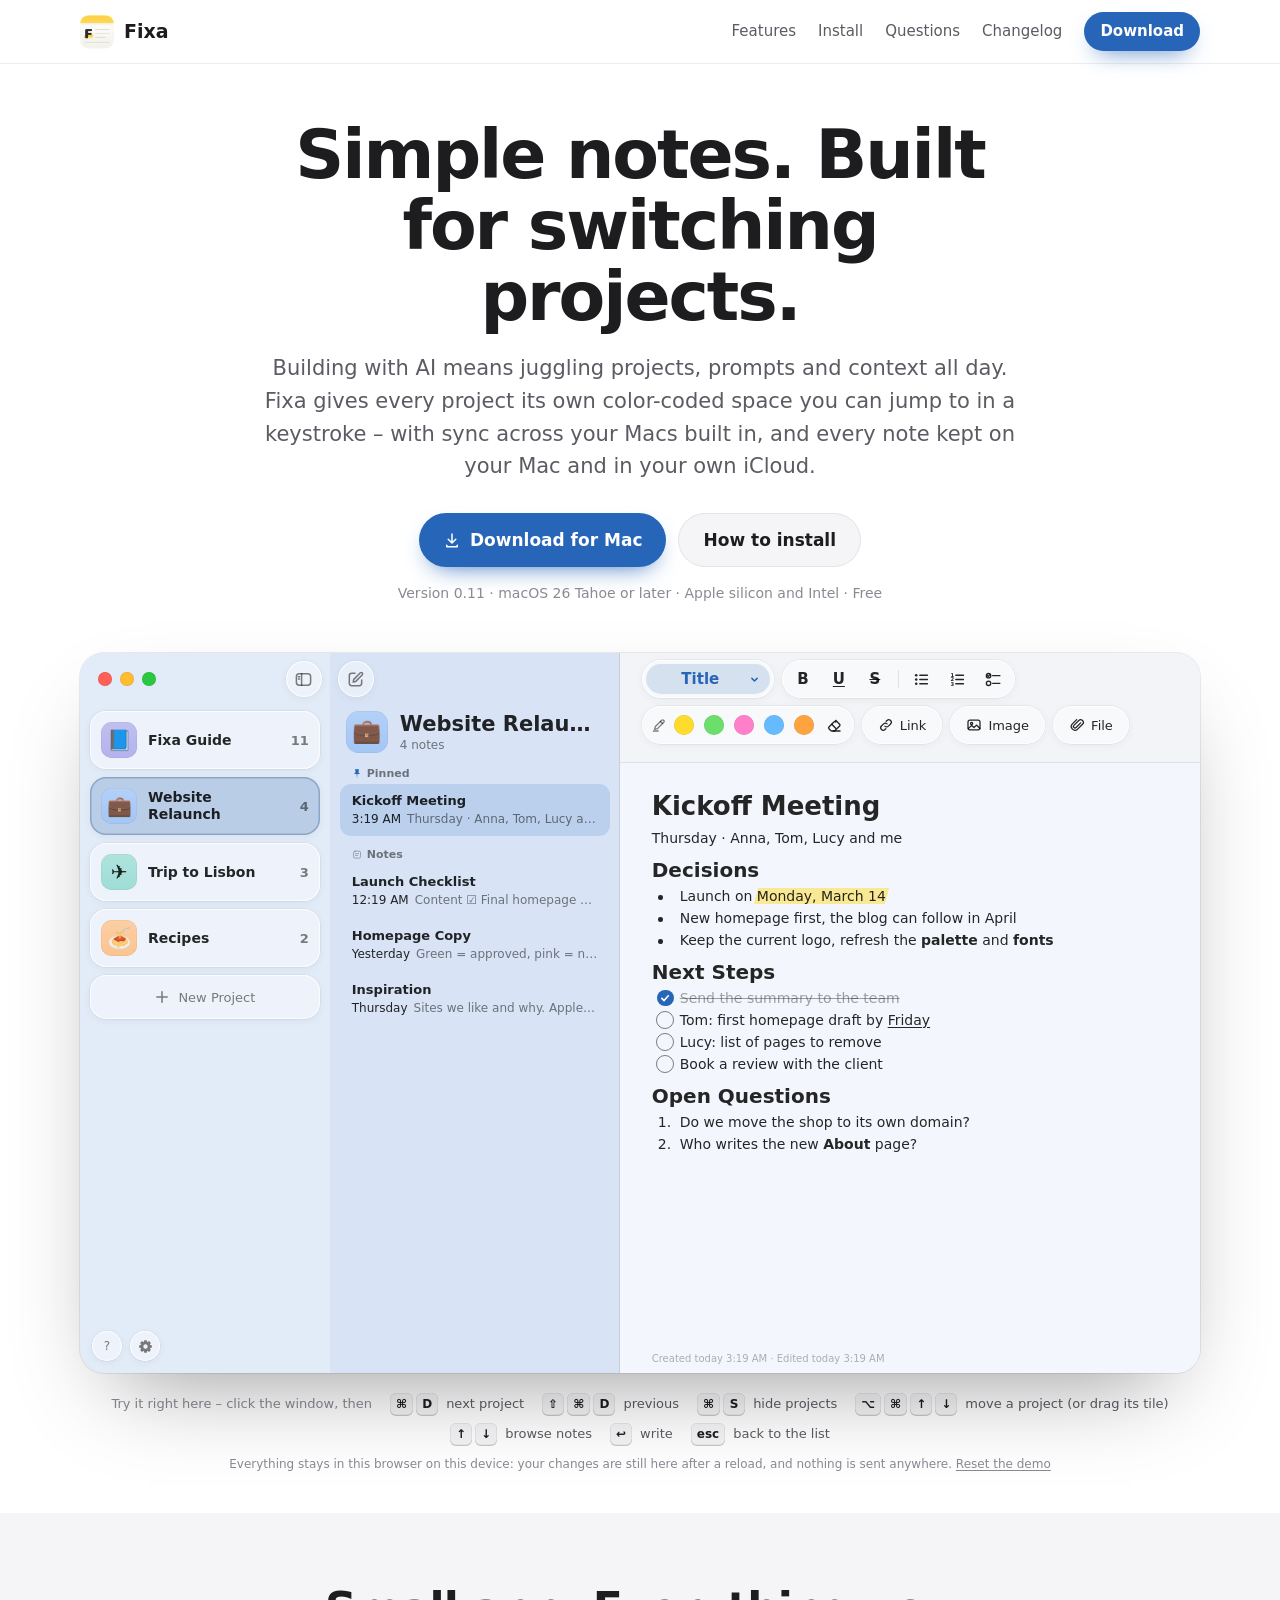
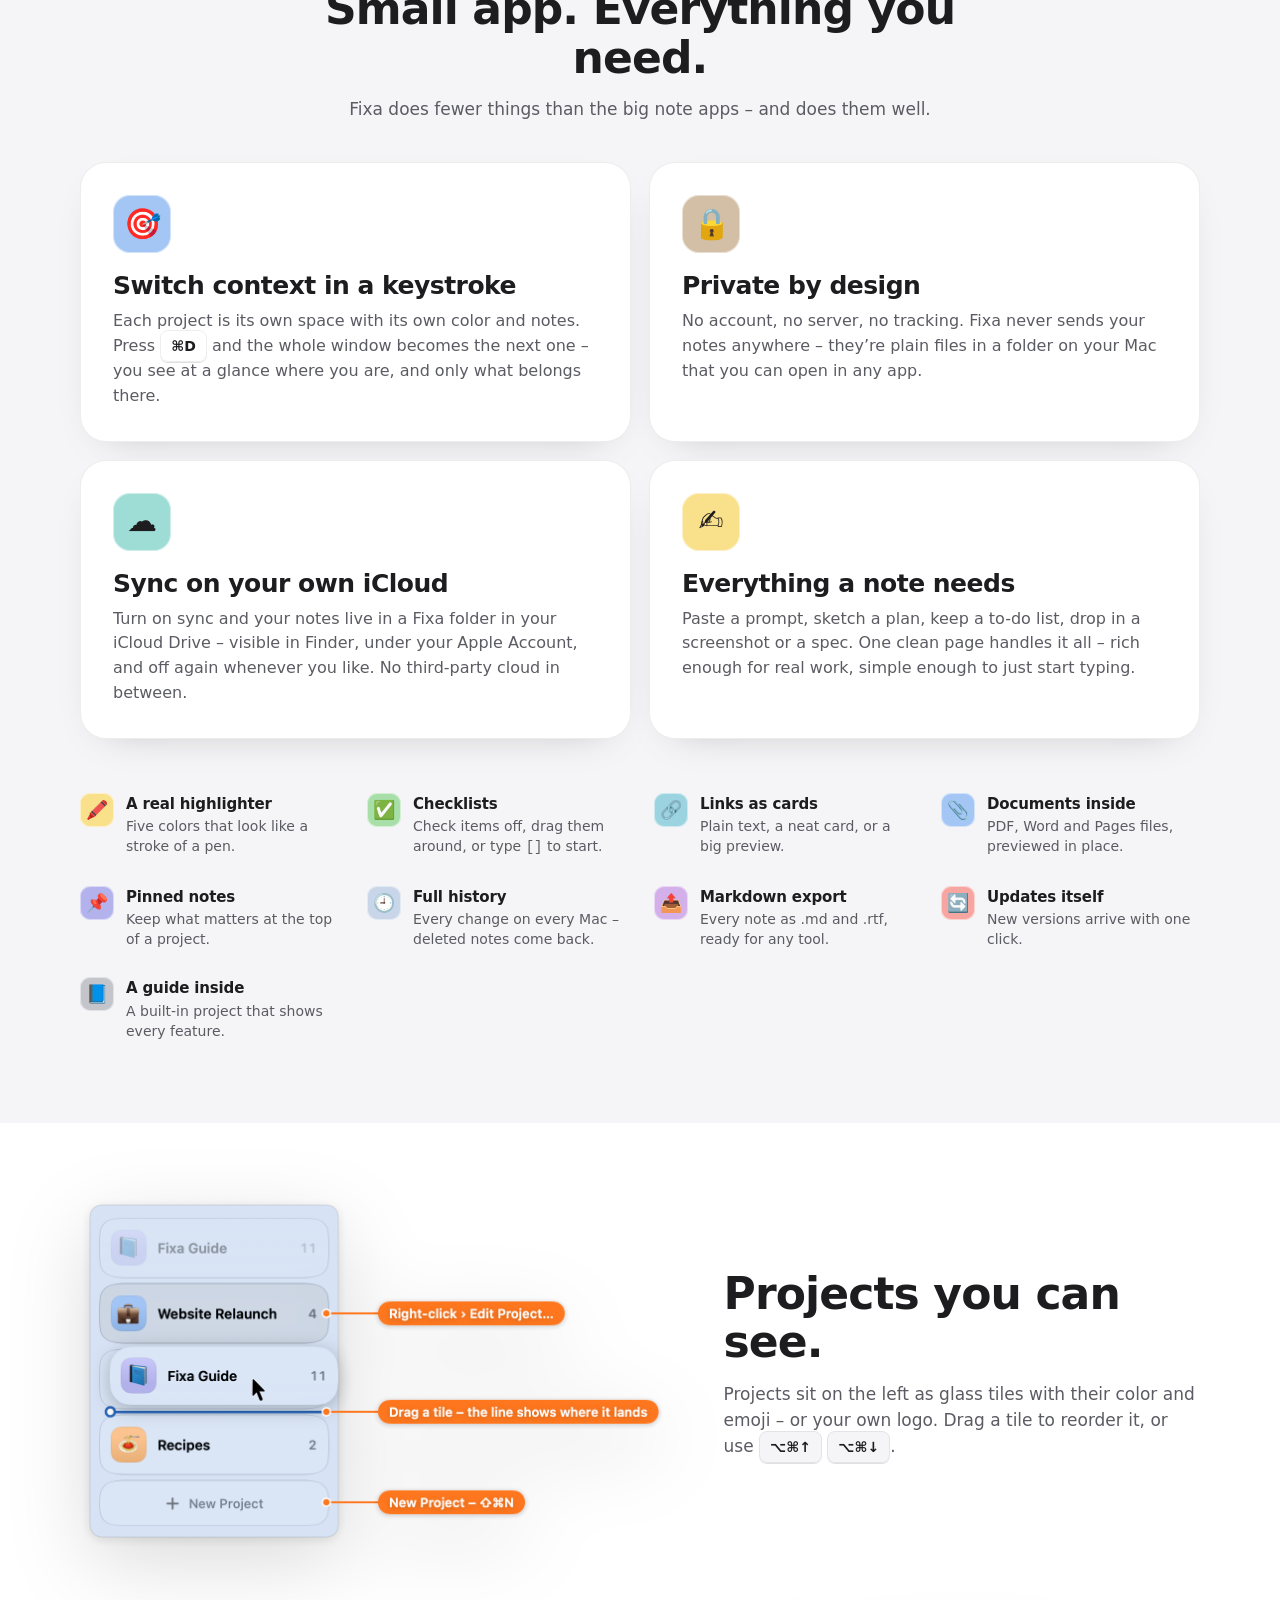
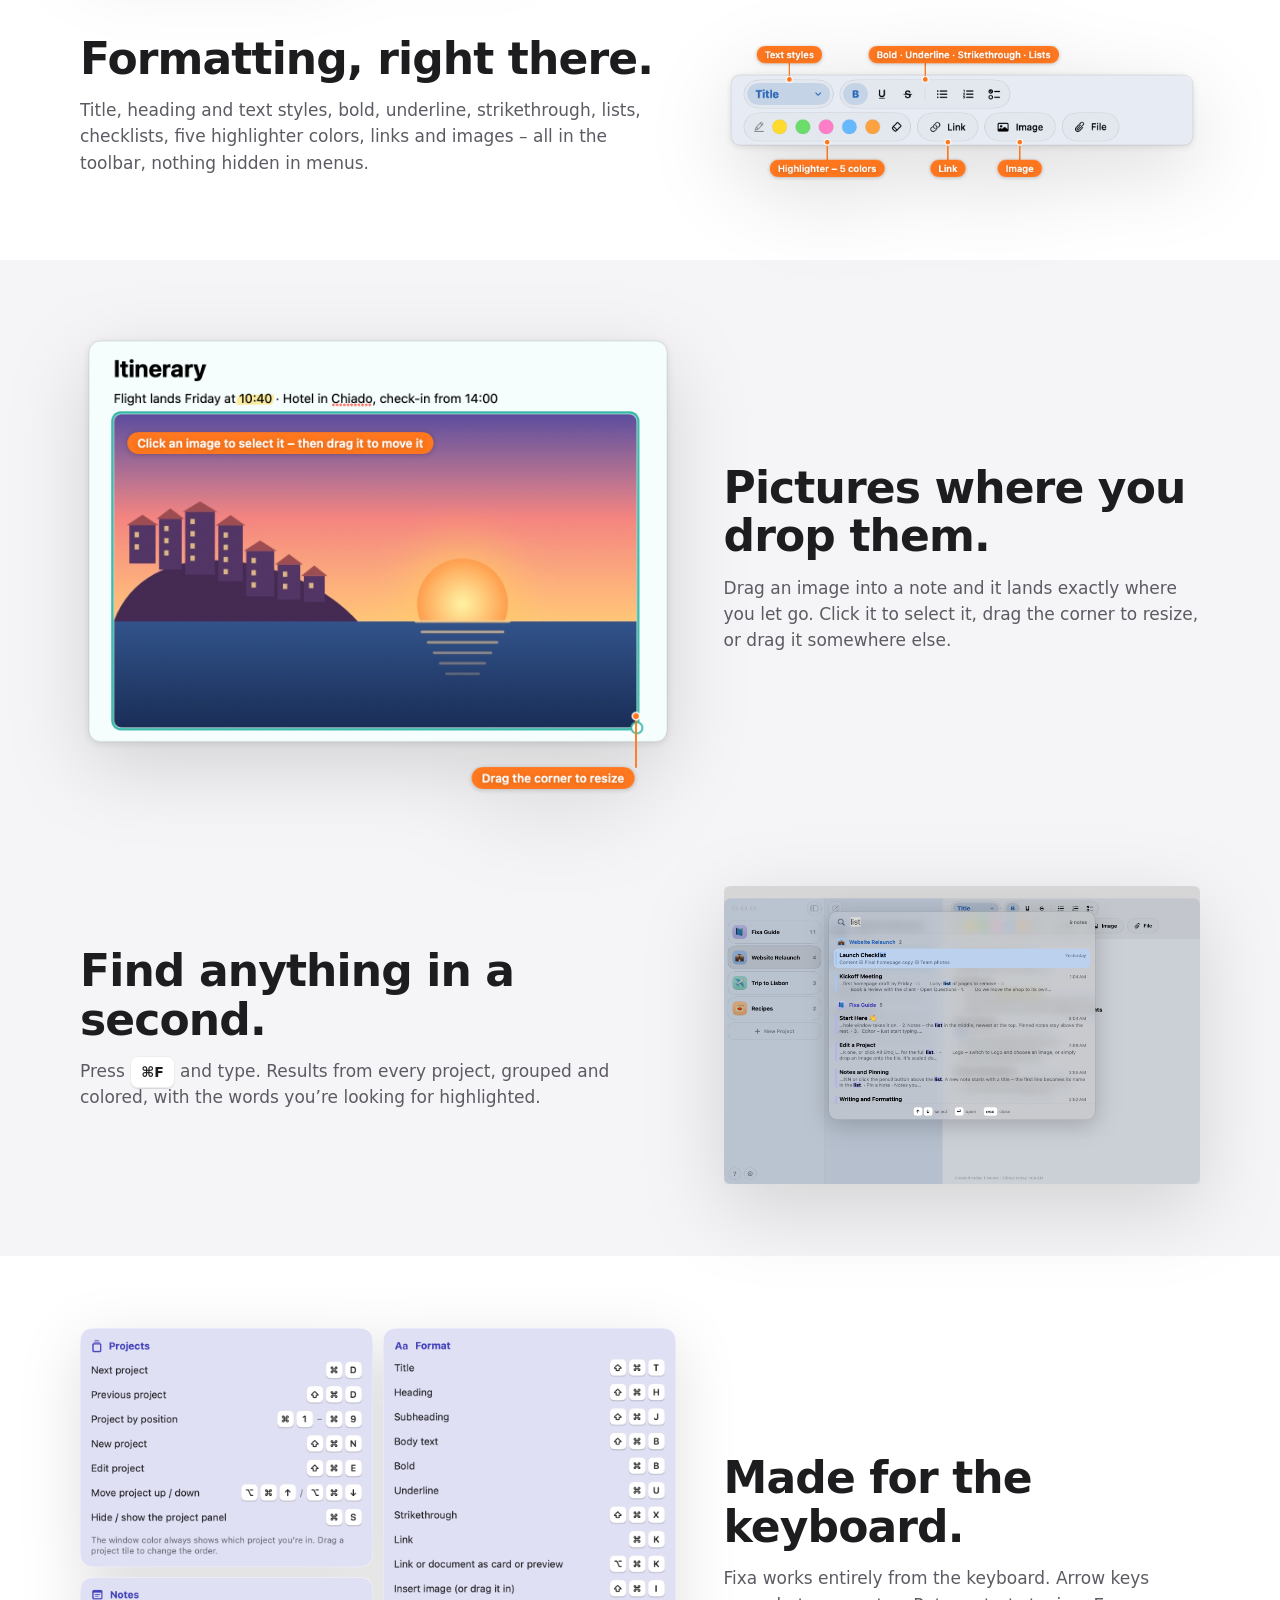
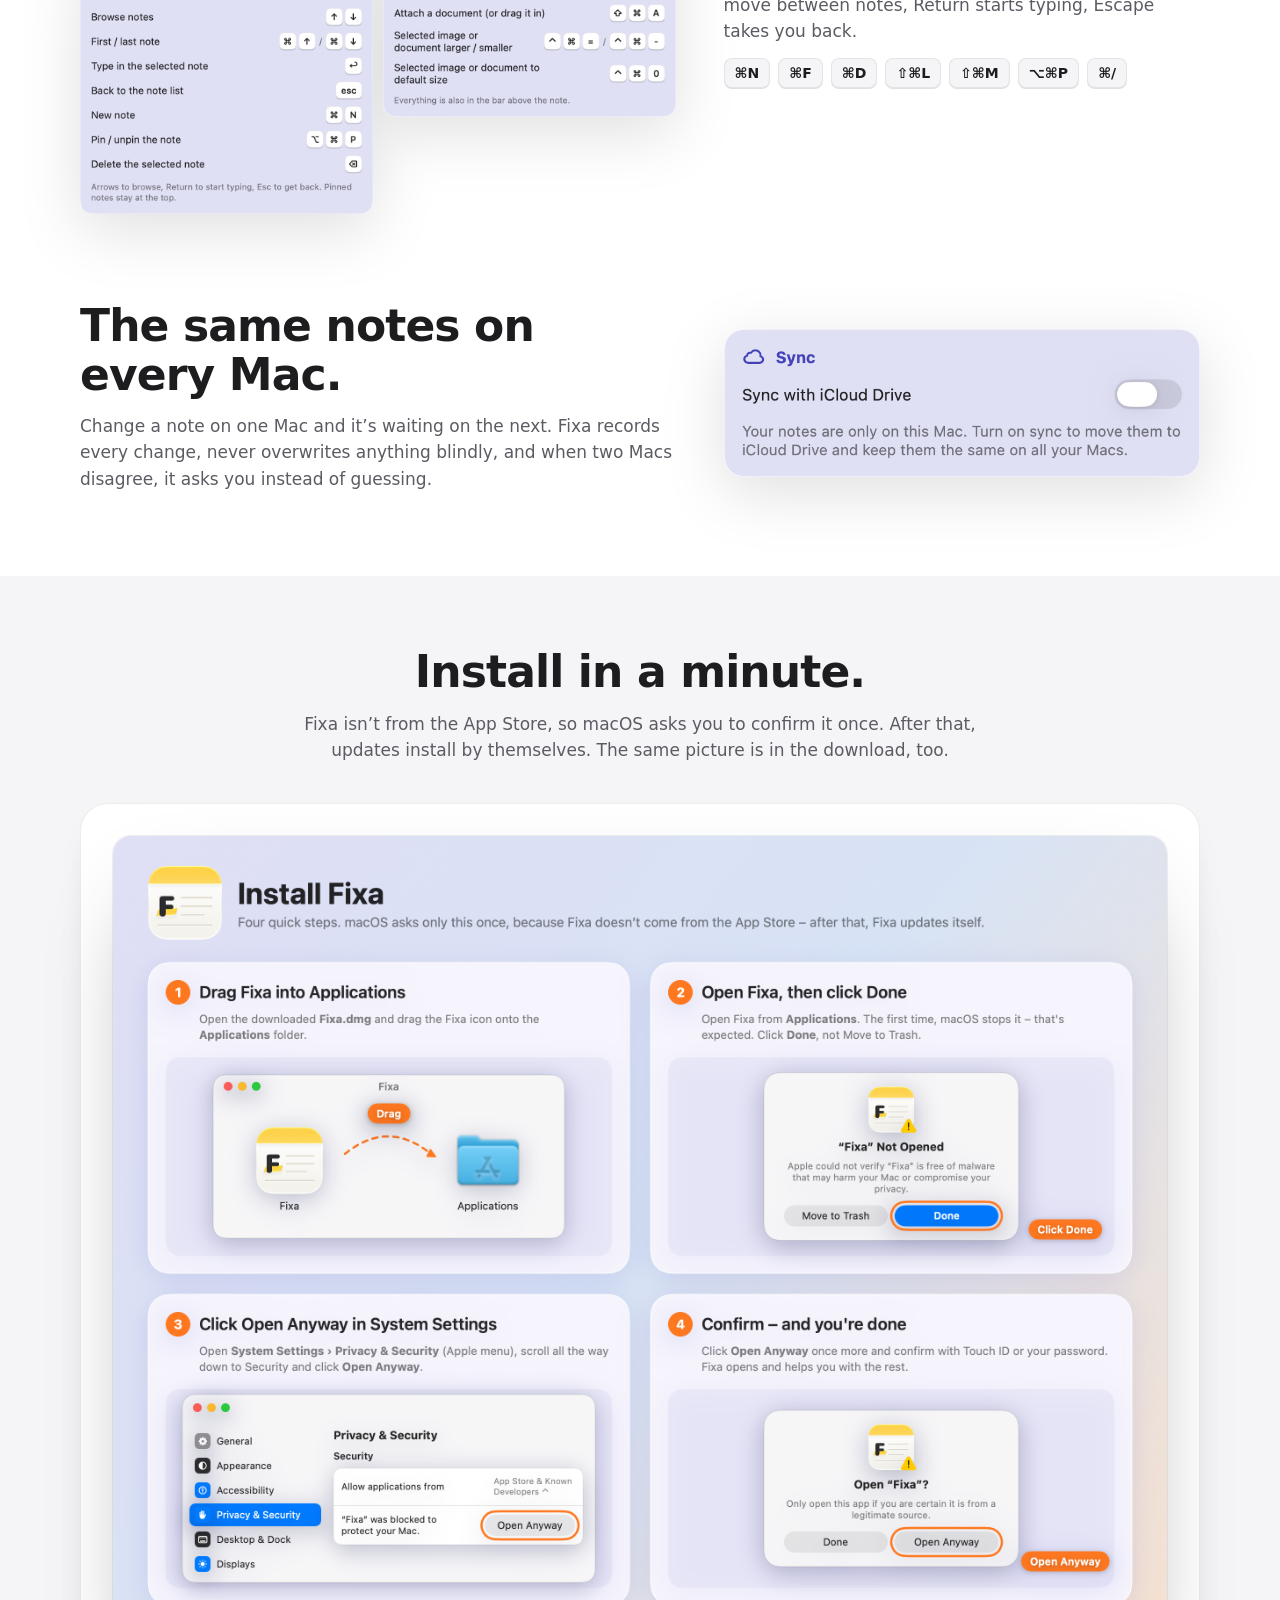
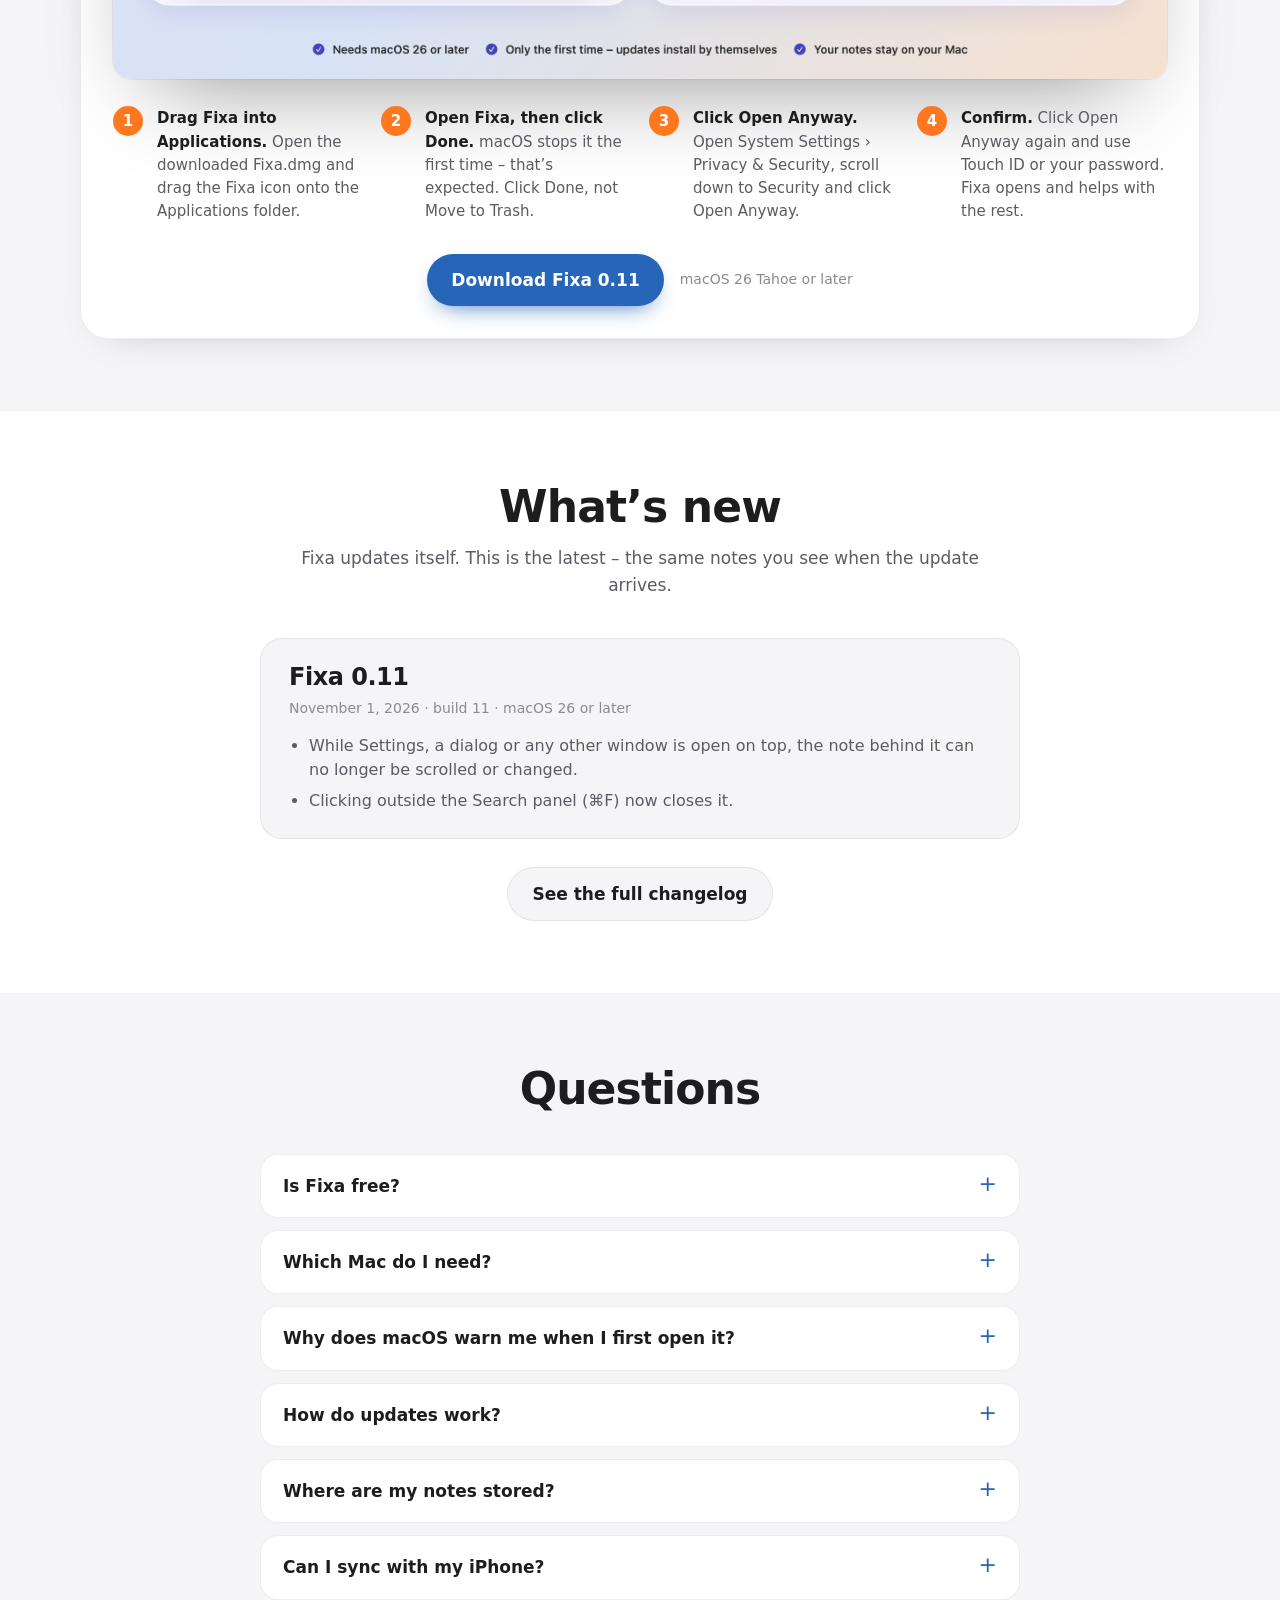
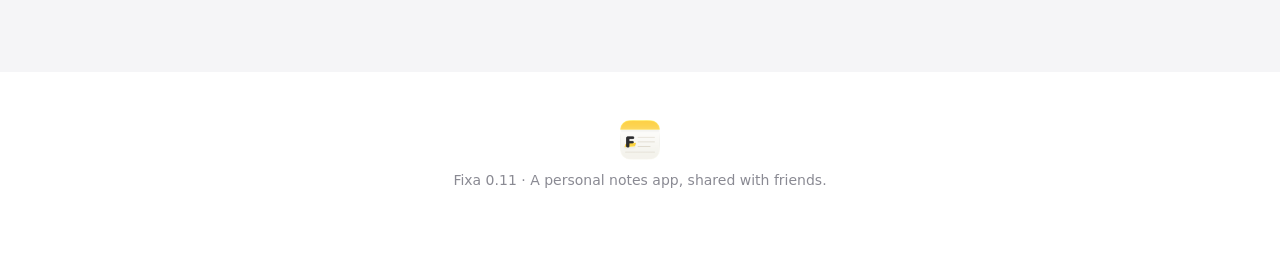
<file: index.html>
<!doctype html>
<html lang="en" data-project="blue">
<head>
    <meta charset="utf-8">
    <meta name="viewport" content="width=device-width, initial-scale=1">
    <title>Fixa – Simple Notes, Built for Switching Projects</title>
    <meta name="description" content="Simple notes for the Mac, built for switching projects in a keystroke. Made for working with AI across many contexts – with sync through your own iCloud and nothing sent anywhere else.">
    <meta name="theme-color" content="#FFFFFF" media="(prefers-color-scheme: light)">
    <meta name="theme-color" content="#111113" media="(prefers-color-scheme: dark)">
    <meta property="og:title" content="Fixa – Simple Notes, Built for Switching Projects">
    <meta property="og:description" content="Simple notes for the Mac, built for switching projects in a keystroke. Sync through your own iCloud, nothing sent anywhere else.">
    <meta property="og:image" content="https://fixa-notes-app.github.io/images/window.png">
    <meta property="og:url" content="https://fixa-notes-app.github.io/">
    <meta property="og:type" content="website">
    <meta name="twitter:card" content="summary_large_image">
    <link rel="icon" type="image/png" href="images/icon.png">
    <link rel="apple-touch-icon" href="images/icon.png">
    <link rel="stylesheet" href="style.css">
    <link rel="stylesheet" href="demo.css">
</head>
<body>
<header class="bar">
    <div class="wrap">
        <a class="brand" href="#top"><img src="images/icon.png" alt=""> Fixa</a>
        <nav>
            <a href="#features">Features</a>
            <a href="#install">Install</a>
            <a href="#faq">Questions</a>
            <a href="changelog.html">Changelog</a>
            <a class="button small" href="https://github.com/fixa-notes-app/fixa-notes-app.github.io/releases/latest/download/Fixa.dmg">Download</a>
        </nav>
    </div>
</header>

<main id="top">
    <section class="hero" data-project="blue">
        <div class="wrap">
            <h1>Simple notes. Built for switching projects.</h1>
            <p class="lead">Building with AI means juggling projects, prompts and context all day. Fixa gives every project its own color-coded space you can jump to in a keystroke – with sync across your Macs built in, and every note kept on your Mac and in your own iCloud.</p>
            <div class="actions">
                <a class="button" href="https://github.com/fixa-notes-app/fixa-notes-app.github.io/releases/latest/download/Fixa.dmg">
                    <svg width="18" height="18" viewBox="0 0 24 24" aria-hidden="true"><path fill="currentColor" d="M12 3a1 1 0 0 1 1 1v9.59l3.3-3.3a1 1 0 1 1 1.4 1.42l-5 5a1 1 0 0 1-1.4 0l-5-5a1 1 0 1 1 1.4-1.42l3.3 3.3V4a1 1 0 0 1 1-1Zm-7 15a1 1 0 0 1 1 1v1h12v-1a1 1 0 1 1 2 0v2a1 1 0 0 1-1 1H5a1 1 0 0 1-1-1v-2a1 1 0 0 1 1-1Z"/></svg>
                    Download for Mac
                </a>
                <a class="button glass" href="#install">How to install</a>
            </div>
            <p class="meta">Version 0.11 · macOS 26 Tahoe or later · Apple silicon and Intel · Free</p>
            <!-- Živé okno Fixy (demo.js); bez JavaScriptu snímek okna. -->
            <div class="fx" id="fixa-demo" aria-label="Try Fixa right here">
                <noscript><img class="shot" src="images/window.png" width="2360" height="1480" alt="Fixa window: projects on the left, notes in the middle, the editor on the right"></noscript>
            </div>
            <div class="fx-keys">
                <span class="lead-in">Try it right here – click the window, then</span>
                <span><kbd>⌘</kbd><kbd>D</kbd><b>next project</b></span>
                <span><kbd>⇧</kbd><kbd>⌘</kbd><kbd>D</kbd><b>previous</b></span>
                <span><kbd>⌘</kbd><kbd>S</kbd><b>hide projects</b></span>
                <span><kbd>⌥</kbd><kbd>⌘</kbd><kbd>↑</kbd><kbd>↓</kbd><b>move a project (or drag its tile)</b></span>
                <span><kbd>↑</kbd><kbd>↓</kbd><b>browse notes</b></span>
                <span><kbd>↩</kbd><b>write</b></span>
                <span><kbd>esc</kbd><b>back to the list</b></span>
                <span class="fx-touch">Try it right here – tap a project, open a note and write.</span>
            </div>
            <p class="fx-hint">Everything stays in this browser on this device: your changes are still here after a reload, and nothing is sent anywhere. <button type="button" id="fixa-demo-reset">Reset the demo</button></p>
        </div>
    </section>

    <section id="features" data-project="blue">
        <div class="wrap">
            <div class="section-head">
                <h2>Small app. Everything you need.</h2>
                <p>Fixa does fewer things than the big note apps – and does them well.</p>
            </div>
            <div class="features-main">
                <article class="feature" style="--tile: #A3C6F5">
                    <div class="badge">🎯</div>
                    <h3>Switch context in a keystroke</h3>
                    <p>Each project is its own space with its own color and notes. Press <kbd>⌘D</kbd> and the whole window becomes the next one – you see at a glance where you are, and only what belongs there.</p>
                </article>
                <article class="feature" style="--tile: #D2BFA6">
                    <div class="badge">🔒</div>
                    <h3>Private by design</h3>
                    <p>No account, no server, no tracking. Fixa never sends your notes anywhere – they’re plain files in a folder on your Mac that you can open in any app.</p>
                </article>
                <article class="feature" style="--tile: #9EDDD6">
                    <div class="badge">☁️</div>
                    <h3>Sync on your own iCloud</h3>
                    <p>Turn on sync and your notes live in a Fixa folder in your iCloud Drive – visible in Finder, under your Apple Account, and off again whenever you like. No third-party cloud in between.</p>
                </article>
                <article class="feature" style="--tile: #F9E08B">
                    <div class="badge">✍️</div>
                    <h3>Everything a note needs</h3>
                    <p>Paste a prompt, sketch a plan, keep a to-do list, drop in a screenshot or a spec. One clean page handles it all – rich enough for real work, simple enough to just start typing.</p>
                </article>
            </div>
            <ul class="features-more">
                <li style="--tile: #F9E08B"><div class="badge">🖍️</div><div><strong>A real highlighter</strong><span>Five colors that look like a stroke of a pen.</span></div></li>
                <li style="--tile: #A8DFA9"><div class="badge">✅</div><div><strong>Checklists</strong><span>Check items off, drag them around, or type <code>[]</code> to start.</span></div></li>
                <li style="--tile: #9CD3E0"><div class="badge">🔗</div><div><strong>Links as cards</strong><span>Plain text, a neat card, or a big preview.</span></div></li>
                <li style="--tile: #A3C6F5"><div class="badge">📎</div><div><strong>Documents inside</strong><span>PDF, Word and Pages files, previewed in place.</span></div></li>
                <li style="--tile: #B3B2EC"><div class="badge">📌</div><div><strong>Pinned notes</strong><span>Keep what matters at the top of a project.</span></div></li>
                <li style="--tile: #C9D5E8"><div class="badge">🕘</div><div><strong>Full history</strong><span>Every change on every Mac – deleted notes come back.</span></div></li>
                <li style="--tile: #D3B0EA"><div class="badge">📤</div><div><strong>Markdown export</strong><span>Every note as .md and .rtf, ready for any tool.</span></div></li>
                <li style="--tile: #F7A5A0"><div class="badge">🔄</div><div><strong>Updates itself</strong><span>New versions arrive with one click.</span></div></li>
                <li style="--tile: #C3C5CB"><div class="badge">📘</div><div><strong>A guide inside</strong><span>A built-in project that shows every feature.</span></div></li>
            </ul>
        </div>
    </section>

    <section data-project="teal">
        <div class="wrap">
            <div class="showcase">
                <img class="shot" src="images/guide-projects.png" width="1200" height="708" loading="lazy" alt="Project tiles with a drag in progress">
                <div class="text">
                    <h2>Projects you can see.</h2>
                    <p>Projects sit on the left as glass tiles with their color and emoji – or your own logo. Drag a tile to reorder it, or use <kbd>⌥⌘↑</kbd> <kbd>⌥⌘↓</kbd>.</p>
                </div>
            </div>
            <div class="showcase flip">
                <img class="shot" src="images/guide-format-bar.png" width="1310" height="392" loading="lazy" alt="Formatting toolbar: text styles, bold, underline, strikethrough, lists, highlighter colors, link and image">
                <div class="text">
                    <h2>Formatting, right there.</h2>
                    <p>Title, heading and text styles, bold, underline, strikethrough, lists, checklists, five highlighter colors, links and images – all in the toolbar, nothing hidden in menus.</p>
                </div>
            </div>
        </div>
    </section>

    <section data-project="peach">
        <div class="wrap">
            <div class="showcase">
                <img class="shot" src="images/guide-images.png" width="1310" height="964" loading="lazy" alt="A selected image in a note with a resize handle">
                <div class="text">
                    <h2>Pictures where you drop them.</h2>
                    <p>Drag an image into a note and it lands exactly where you let go. Click it to select it, drag the corner to resize, or drag it somewhere else.</p>
                </div>
            </div>
            <div class="showcase flip">
                <img class="shot" src="images/guide-search.png" width="1840" height="1154" loading="lazy" alt="Search across all projects with results grouped by project">
                <div class="text">
                    <h2>Find anything in a second.</h2>
                    <p>Press <kbd>⌘F</kbd> and type. Results from every project, grouped and colored, with the words you’re looking for highlighted.</p>
                </div>
            </div>
        </div>
    </section>

    <section data-project="pink">
        <div class="wrap">
            <div class="showcase">
                <img class="shot natural" src="images/site-shortcuts.png" width="777" height="634" loading="lazy" alt="Keyboard shortcuts for projects, notes and formatting">
                <div class="text">
                    <h2>Made for the keyboard.</h2>
                    <p>Fixa works entirely from the keyboard. Arrow keys move between notes, Return starts typing, Escape takes you back.</p>
                    <div class="keys"><kbd>⌘N</kbd><kbd>⌘F</kbd><kbd>⌘D</kbd><kbd>⇧⌘L</kbd><kbd>⇧⌘M</kbd><kbd>⌥⌘P</kbd><kbd>⌘/</kbd></div>
                </div>
            </div>
            <div class="showcase flip">
                <img class="shot natural" src="images/site-sync.png" width="382" height="119" loading="lazy" alt="The Sync card in Settings with the Sync with iCloud Drive switch">
                <div class="text">
                    <h2>The same notes on every Mac.</h2>
                    <p>Change a note on one Mac and it’s waiting on the next. Fixa records every change, never overwrites anything blindly, and when two Macs disagree, it asks you instead of guessing.</p>
                </div>
            </div>
        </div>
    </section>

    <section id="install" data-project="green">
        <div class="wrap">
            <div class="section-head">
                <h2>Install in a minute.</h2>
                <p>Fixa isn’t from the App Store, so macOS asks you to confirm it once. After that, updates install by themselves. The same picture is in the download, too.</p>
            </div>
            <div class="card">
                <img class="shot" src="images/install.png" width="2400" height="1920" loading="lazy" alt="Four installation steps: drag Fixa into Applications, open it and click Done, click Open Anyway in System Settings › Privacy & Security, confirm Open Anyway">
                <ol class="steps">
                    <li><strong>Drag Fixa into Applications.</strong> Open the downloaded Fixa.dmg and drag the Fixa icon onto the Applications folder.</li>
                    <li><strong>Open Fixa, then click Done.</strong> macOS stops it the first time – that’s expected. Click Done, not Move to Trash.</li>
                    <li><strong>Click Open Anyway.</strong> Open System Settings › Privacy & Security, scroll down to Security and click Open Anyway.</li>
                    <li><strong>Confirm.</strong> Click Open Anyway again and use Touch ID or your password. Fixa opens and helps with the rest.</li>
                </ol>
                <div class="install-download">
                    <a class="button" href="https://github.com/fixa-notes-app/fixa-notes-app.github.io/releases/latest/download/Fixa.dmg">Download Fixa 0.11</a>
                    <span>macOS 26 Tahoe or later</span>
                </div>
            </div>
        </div>
    </section>

    <section id="whats-new" data-project="lavender">
        <div class="wrap">
            <div class="section-head">
                <h2>What’s new</h2>
                <p>Fixa updates itself. This is the latest – the same notes you see when the update arrives.</p>
            </div>
            <div class="releases">
<article class="release">
    <h3><a href="changelog.html#v0.11">Fixa 0.11</a></h3>
    <p class="release-meta"><time datetime="2026-11-01T18:18:39Z">November 1, 2026</time> · build 11 · macOS 26 or later</p>
    <ul><li>While Settings, a dialog or any other window is open on top, the note behind it can no longer be scrolled or changed.</li><li>Clicking outside the Search panel (⌘F) now closes it.</li></ul>
</article>
            </div>
            <div class="releases-more"><a class="button glass" href="changelog.html">See the full changelog</a></div>
        </div>
    </section>

    <section id="faq" data-project="lilac">
        <div class="wrap">
            <div class="section-head">
                <h2>Questions</h2>
            </div>
            <div class="faq">
                <details>
                    <summary>Is Fixa free?</summary>
                    <p>Yes. It’s a personal project, shared with friends.</p>
                </details>
                <details>
                    <summary>Which Mac do I need?</summary>
                    <p>Any Mac with macOS 26 Tahoe or later – Apple silicon or Intel.</p>
                </details>
                <details>
                    <summary>Why does macOS warn me when I first open it?</summary>
                    <p>Apps from outside the App Store need a paid Apple developer certificate to skip that warning. Fixa doesn’t have one, so macOS asks you to confirm it once – see <a href="#install">Install</a>. Updates come from inside Fixa and don’t ask again.</p>
                </details>
                <details>
                    <summary>How do updates work?</summary>
                    <p>Fixa checks for a new version once a day while you’re using it. You’ll see what’s new and update with one click – your notes are saved and Fixa opens again. Only updates signed by the author are installed.</p>
                </details>
                <details>
                    <summary>Where are my notes stored?</summary>
                    <p>In a folder on your Mac, or with sync turned on in iCloud Drive › Fixa. Every note is a regular RTF file, so you can open it even without Fixa – in TextEdit, for example.</p>
                </details>
                <details>
                    <summary>Can I sync with my iPhone?</summary>
                    <p>Not yet – Fixa is a Mac app. Sync works between all your Macs signed in to the same Apple Account.</p>
                </details>
            </div>
        </div>
    </section>
</main>

<footer>
    <img src="images/icon.png" alt="">
    Fixa 0.11 · A personal notes app, shared with friends.
</footer>

<script>
    // Akcent stránky se mění podle sekce uprostřed obrazovky – jako okno Fixy při přepnutí projektu.
    const sections = [...document.querySelectorAll("section[data-project]")];
    const root = document.documentElement;
    let active = null;
    const observer = new IntersectionObserver((entries) => {
        for (const entry of entries) {
            if (entry.isIntersecting) {
                active = entry.target;
                root.dataset.project = active.dataset.project;
            }
        }
    }, { rootMargin: "-45% 0px -45% 0px" });
    sections.forEach((section) => observer.observe(section));
    // Úvod se barví podle projektu v živém okně Fixy (demo.js volá tohle po přepnutí projektu).
    window.fixaPageTheme = () => {
        if (active) root.dataset.project = active.dataset.project;
    };
</script>
<script src="demo.js" defer></script>
</body>
</html>
</file>
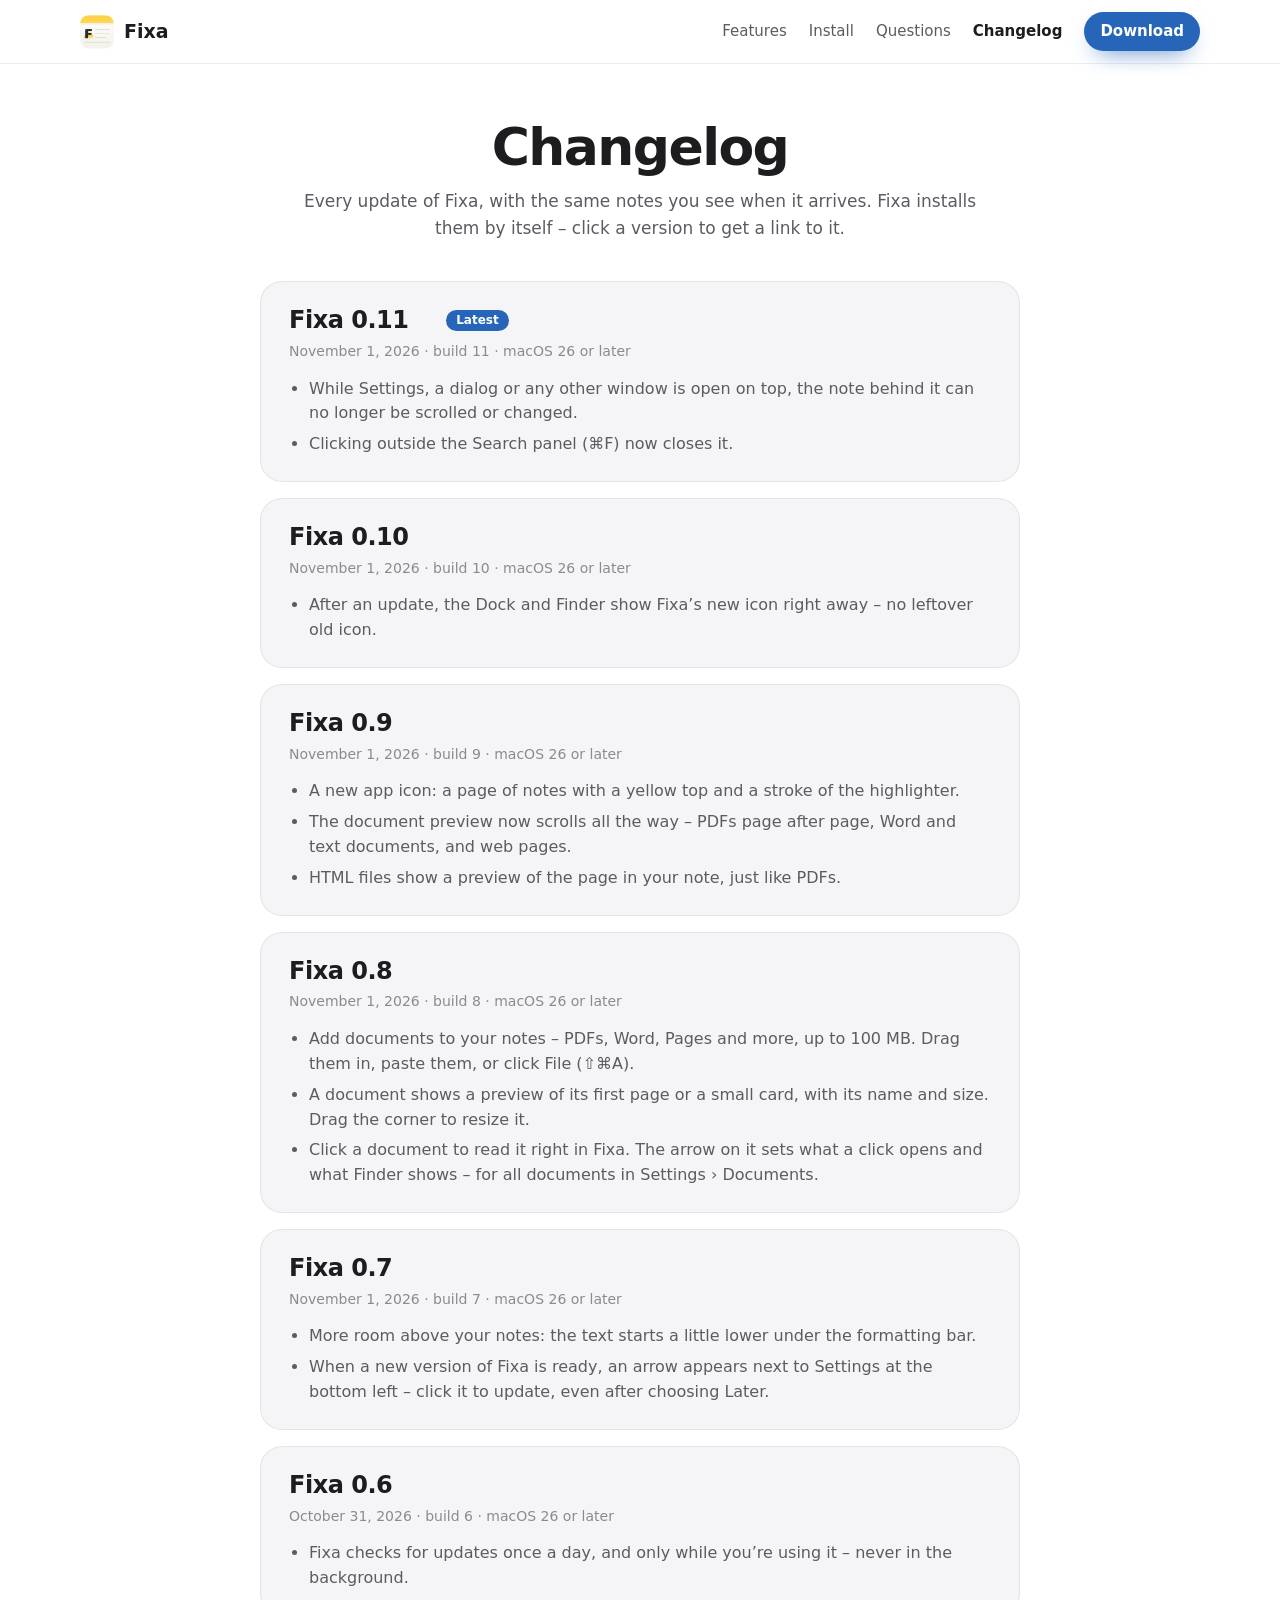
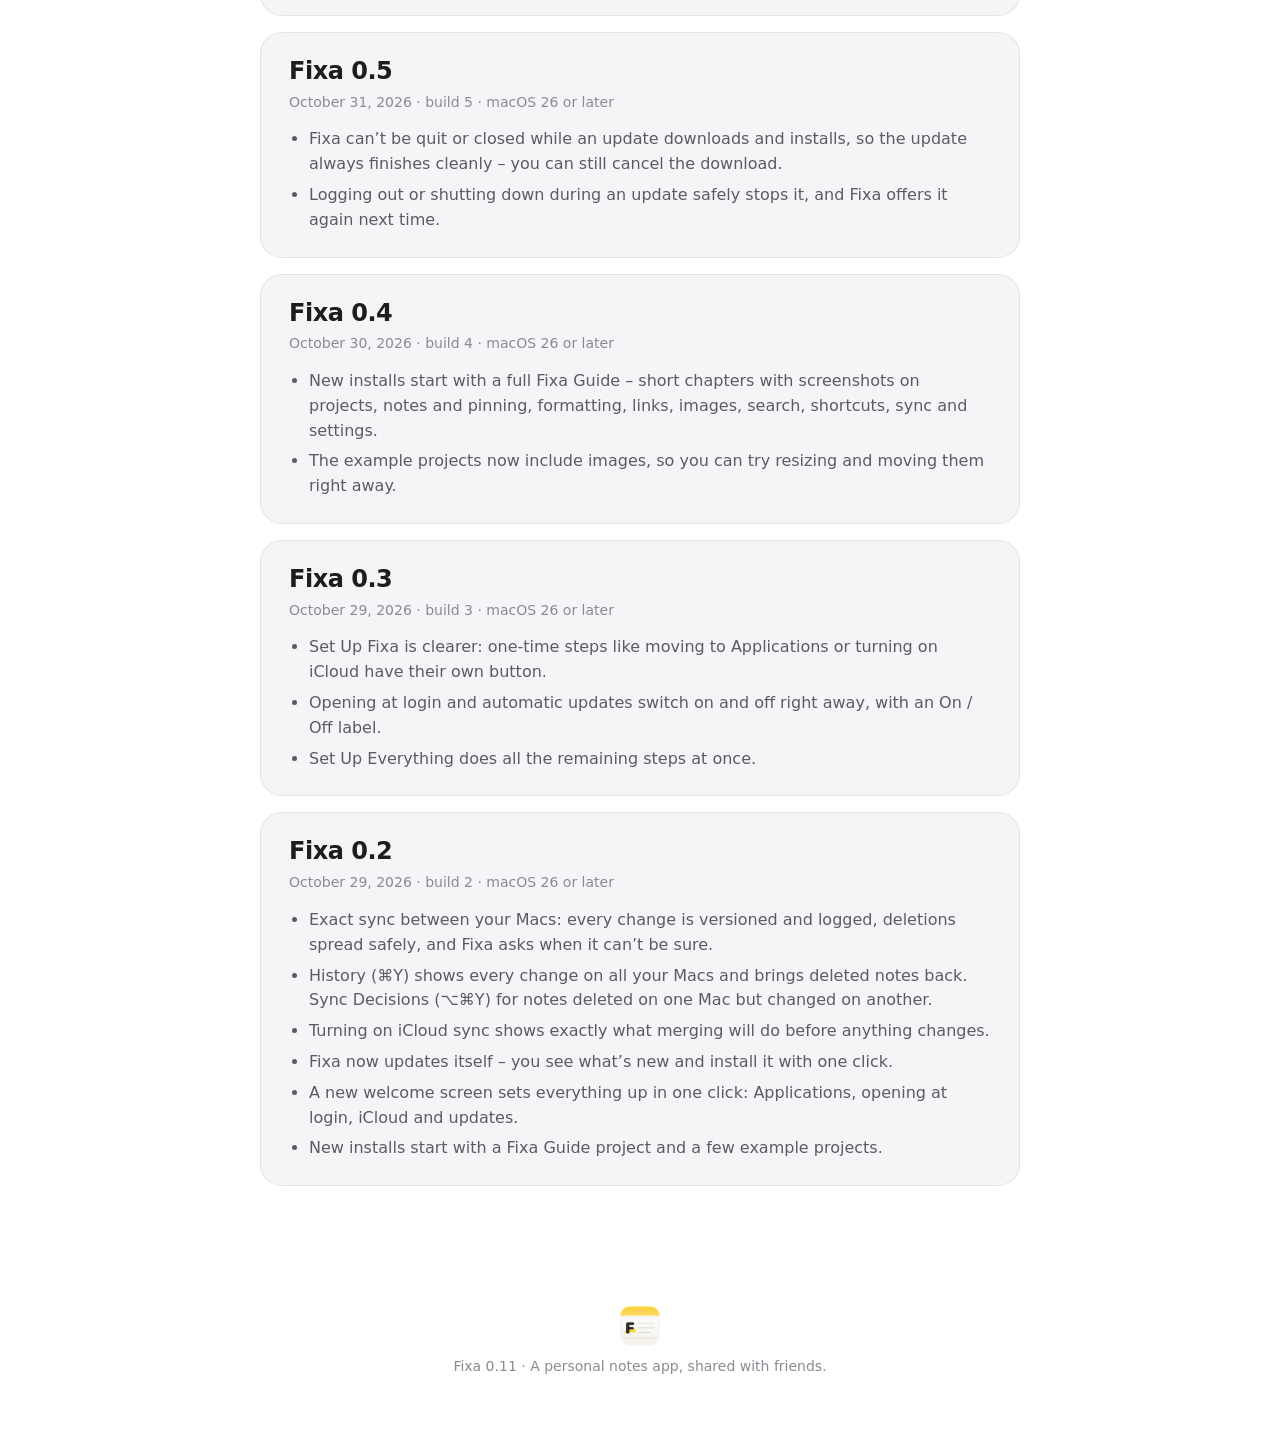
<file: changelog.html>
<!doctype html>
<html lang="en" data-project="blue">
<head>
    <meta charset="utf-8">
    <meta name="viewport" content="width=device-width, initial-scale=1">
    <title>Changelog – Fixa</title>
    <meta name="description" content="Every update of Fixa, simple notes for the Mac – with the same notes you see when the update arrives.">
    <meta name="theme-color" content="#FFFFFF" media="(prefers-color-scheme: light)">
    <meta name="theme-color" content="#111113" media="(prefers-color-scheme: dark)">
    <meta property="og:title" content="Changelog – Fixa">
    <meta property="og:description" content="Every update of Fixa, simple notes for the Mac.">
    <meta property="og:image" content="https://fixa-notes-app.github.io/images/window.png">
    <meta property="og:url" content="https://fixa-notes-app.github.io/changelog.html">
    <meta property="og:type" content="website">
    <link rel="icon" type="image/png" href="images/icon.png">
    <link rel="apple-touch-icon" href="images/icon.png">
    <link rel="stylesheet" href="style.css">
</head>
<body>
<header class="bar">
    <div class="wrap">
        <a class="brand" href="./"><img src="images/icon.png" alt=""> Fixa</a>
        <nav>
            <a href="./#features">Features</a>
            <a href="./#install">Install</a>
            <a href="./#faq">Questions</a>
            <a href="changelog.html" aria-current="page">Changelog</a>
            <a class="button small" href="https://github.com/fixa-notes-app/fixa-notes-app.github.io/releases/latest/download/Fixa.dmg">Download</a>
        </nav>
    </div>
</header>

<main>
    <section class="changelog">
        <div class="wrap">
            <div class="section-head">
                <h1>Changelog</h1>
                <p>Every update of Fixa, with the same notes you see when it arrives. Fixa installs them by itself – click a version to get a link to it.</p>
            </div>
            <div class="releases">
<article class="release" id="v0.11">
    <h2><a href="#v0.11">Fixa 0.11</a> <span class="release-badge">Latest</span></h2>
    <p class="release-meta"><time datetime="2026-11-01T18:18:39Z">November 1, 2026</time> · build 11 · macOS 26 or later</p>
    <ul><li>While Settings, a dialog or any other window is open on top, the note behind it can no longer be scrolled or changed.</li><li>Clicking outside the Search panel (⌘F) now closes it.</li></ul>
</article>
<article class="release" id="v0.10">
    <h2><a href="#v0.10">Fixa 0.10</a></h2>
    <p class="release-meta"><time datetime="2026-11-01T13:30:13Z">November 1, 2026</time> · build 10 · macOS 26 or later</p>
    <ul><li>After an update, the Dock and Finder show Fixa’s new icon right away – no leftover old icon.</li></ul>
</article>
<article class="release" id="v0.9">
    <h2><a href="#v0.9">Fixa 0.9</a></h2>
    <p class="release-meta"><time datetime="2026-11-01T12:42:59Z">November 1, 2026</time> · build 9 · macOS 26 or later</p>
    <ul><li>A new app icon: a page of notes with a yellow top and a stroke of the highlighter.</li><li>The document preview now scrolls all the way – PDFs page after page, Word and text documents, and web pages.</li><li>HTML files show a preview of the page in your note, just like PDFs.</li></ul>
</article>
<article class="release" id="v0.8">
    <h2><a href="#v0.8">Fixa 0.8</a></h2>
    <p class="release-meta"><time datetime="2026-11-01T02:27:58Z">November 1, 2026</time> · build 8 · macOS 26 or later</p>
    <ul><li>Add documents to your notes – PDFs, Word, Pages and more, up to 100 MB. Drag them in, paste them, or click File (⇧⌘A).</li><li>A document shows a preview of its first page or a small card, with its name and size. Drag the corner to resize it.</li><li>Click a document to read it right in Fixa. The arrow on it sets what a click opens and what Finder shows – for all documents in Settings › Documents.</li></ul>
</article>
<article class="release" id="v0.7">
    <h2><a href="#v0.7">Fixa 0.7</a></h2>
    <p class="release-meta"><time datetime="2026-11-01T00:17:04Z">November 1, 2026</time> · build 7 · macOS 26 or later</p>
    <ul><li>More room above your notes: the text starts a little lower under the formatting bar.</li><li>When a new version of Fixa is ready, an arrow appears next to Settings at the bottom left – click it to update, even after choosing Later.</li></ul>
</article>
<article class="release" id="v0.6">
    <h2><a href="#v0.6">Fixa 0.6</a></h2>
    <p class="release-meta"><time datetime="2026-10-31T14:20:24Z">October 31, 2026</time> · build 6 · macOS 26 or later</p>
    <ul><li>Fixa checks for updates once a day, and only while you’re using it – never in the background.</li></ul>
</article>
<article class="release" id="v0.5">
    <h2><a href="#v0.5">Fixa 0.5</a></h2>
    <p class="release-meta"><time datetime="2026-10-31T11:32:57Z">October 31, 2026</time> · build 5 · macOS 26 or later</p>
    <ul><li>Fixa can’t be quit or closed while an update downloads and installs, so the update always finishes cleanly – you can still cancel the download.</li><li>Logging out or shutting down during an update safely stops it, and Fixa offers it again next time.</li></ul>
</article>
<article class="release" id="v0.4">
    <h2><a href="#v0.4">Fixa 0.4</a></h2>
    <p class="release-meta"><time datetime="2026-10-30T17:57:45Z">October 30, 2026</time> · build 4 · macOS 26 or later</p>
    <ul><li>New installs start with a full Fixa Guide – short chapters with screenshots on projects, notes and pinning, formatting, links, images, search, shortcuts, sync and settings.</li><li>The example projects now include images, so you can try resizing and moving them right away.</li></ul>
</article>
<article class="release" id="v0.3">
    <h2><a href="#v0.3">Fixa 0.3</a></h2>
    <p class="release-meta"><time datetime="2026-10-28T23:39:01Z">October 29, 2026</time> · build 3 · macOS 26 or later</p>
    <ul><li>Set Up Fixa is clearer: one-time steps like moving to Applications or turning on iCloud have their own button.</li><li>Opening at login and automatic updates switch on and off right away, with an On / Off label.</li><li>Set Up Everything does all the remaining steps at once.</li></ul>
</article>
<article class="release" id="v0.2">
    <h2><a href="#v0.2">Fixa 0.2</a></h2>
    <p class="release-meta"><time datetime="2026-10-28T23:31:18Z">October 29, 2026</time> · build 2 · macOS 26 or later</p>
    <ul><li>Exact sync between your Macs: every change is versioned and logged, deletions spread safely, and Fixa asks when it can’t be sure.</li><li>History (⌘Y) shows every change on all your Macs and brings deleted notes back. Sync Decisions (⌥⌘Y) for notes deleted on one Mac but changed on another.</li><li>Turning on iCloud sync shows exactly what merging will do before anything changes.</li><li>Fixa now updates itself – you see what’s new and install it with one click.</li><li>A new welcome screen sets everything up in one click: Applications, opening at login, iCloud and updates.</li><li>New installs start with a Fixa Guide project and a few example projects.</li></ul>
</article>
            </div>
        </div>
    </section>
</main>

<footer>
    <img src="images/icon.png" alt="">
    Fixa 0.11 · A personal notes app, shared with friends.
</footer>

<script>
    // Odkaz na vydání (changelog.html#v0.10): po načtení ho ukáže pod lištou – i když prohlížeč ke kotvě
    // sám nesjede (třeba při příchodu z hlavní stránky).
    addEventListener("load", () => {
        const target = location.hash && document.getElementById(decodeURIComponent(location.hash.slice(1)));
        if (target) target.scrollIntoView({ block: "start", behavior: "instant" });
    });
</script>
</body>
</html>
</file>
<file: style.css>
/* Web Fixy – stránka je bílá (sekce se střídají s jemně šedou), aby barevné okno Fixy vyniklo. Akcent (tlačítka,
   odkazy) je z motivů projektů v aplikaci (ProjectTheme) a při posouvání se plynule mění podle sekce, stejně jako
   okno Fixy při přepnutí projektu. */

@property --accent { syntax: '<color>'; inherits: true; initial-value: #4442B8; }

:root {
    --accent: #4442B8;
    --page: #FFFFFF;
    --alt: #F5F5F7;
    --surface: #F5F5F7;
    --surface-alt: #FFFFFF;
    --line: rgba(0, 0, 0, 0.07);
    --ink: #1d1d1f;
    --ink-2: #5b5b63;
    --ink-3: #8a8a93;
    --shadow: 0 14px 40px -26px rgba(0, 0, 0, 0.28);
    --callout: #FF781F;
    color-scheme: light;
    transition: --accent 0.6s ease;
}

:root[data-project="lavender"] { --accent: #4442B8; }
:root[data-project="blue"]     { --accent: #2765B8; }
:root[data-project="teal"]     { --accent: #1E8C80; }
:root[data-project="peach"]    { --accent: #B8671C; }
:root[data-project="pink"]     { --accent: #B82F5D; }
:root[data-project="green"]    { --accent: #2E8C30; }
:root[data-project="lilac"]    { --accent: #8941B8; }

@media (prefers-color-scheme: dark) {
    :root {
        --ink: #f5f5f7;
        --ink-2: #b4b4bc;
        --ink-3: #85858e;
        --shadow: 0 18px 50px -24px rgba(0, 0, 0, 0.7);
        --page: #111113;
        --alt: #19191B;
        --surface: #1C1C1E;
        --surface-alt: #242426;
        --line: rgba(255, 255, 255, 0.08);
        color-scheme: dark;
    }
    :root, :root[data-project="lavender"] { --accent: #817FE5; }
    :root[data-project="blue"]  { --accent: #679DE5; }
    :root[data-project="teal"]  { --accent: #75E5D9; }
    :root[data-project="peach"] { --accent: #E59950; }
    :root[data-project="pink"]  { --accent: #E56E97; }
    :root[data-project="green"] { --accent: #7FE581; }
    :root[data-project="lilac"] { --accent: #BD7FE5; }
}

* { box-sizing: border-box; }

html { scroll-behavior: smooth; scroll-padding-top: 80px; }

body {
    margin: 0;
    background: var(--page);
    color: var(--ink);
    font: 17px/1.55 -apple-system, BlinkMacSystemFont, "SF Pro Text", "Helvetica Neue", system-ui, sans-serif;
    -webkit-font-smoothing: antialiased;
    overflow-x: hidden;
}

a { color: var(--accent); text-decoration: none; }
a:hover { text-decoration: underline; }

.wrap { width: min(1120px, 100% - 32px); margin-inline: auto; }

/* Lišta */
.bar {
    position: sticky;
    top: 0;
    z-index: 10;
    padding: 12px 0;
    background: color-mix(in srgb, var(--page) 78%, transparent);
    backdrop-filter: blur(20px) saturate(1.5);
    -webkit-backdrop-filter: blur(20px) saturate(1.5);
    border-bottom: 1px solid var(--line);
}
.bar .wrap { display: flex; align-items: center; gap: 12px; }
.brand { display: flex; align-items: center; gap: 10px; font-weight: 700; font-size: 19px; color: var(--ink); }
.brand:hover { text-decoration: none; }
.brand img { width: 34px; height: 34px; }
.bar nav { margin-left: auto; display: flex; align-items: center; gap: 22px; font-size: 15px; }
.bar nav a:not(.button) { color: var(--ink-2); }
@media (max-width: 720px) { .bar nav a:not(.button) { display: none; } }

/* Tlačítka – plné v akcentu (jako hlavní tlačítko Fixy) a skleněné */
.button {
    display: inline-flex;
    align-items: center;
    gap: 9px;
    padding: 13px 24px;
    border-radius: 999px;
    font-weight: 600;
    font-size: 17px;
    background: var(--accent);
    color: #fff;
    box-shadow: 0 10px 24px -12px var(--accent);
    transition: transform 0.15s ease, box-shadow 0.15s ease;
}
.button:hover { text-decoration: none; transform: translateY(-1px); box-shadow: 0 14px 28px -12px var(--accent); }
.button.small { padding: 8px 16px; font-size: 15px; }
.button.glass {
    background: var(--surface);
    color: var(--ink);
    border: 1px solid var(--line);
    box-shadow: none;
}
@media (prefers-color-scheme: dark) { .button:not(.glass) { color: #111; } }

/* Úvod – bez velké ikony (je v liště), aby byl snímek okna vidět hned bez posouvání. */
.hero { padding: 56px 0 40px; text-align: center; }
h1 { font-size: clamp(40px, 6.4vw, 68px); line-height: 1.04; letter-spacing: -0.03em; margin: 0 auto 20px; max-width: 16ch; }
.lead { font-size: clamp(18px, 2.2vw, 21px); color: var(--ink-2); max-width: 36em; margin: 0 auto 30px; }
.actions { display: flex; flex-wrap: wrap; gap: 12px; justify-content: center; }
.meta { margin-top: 16px; font-size: 14px; color: var(--ink-3); }
.shot {
    display: block;
    width: 100%;
    height: auto;
    border-radius: 18px;
    box-shadow: 0 40px 90px -40px rgba(0, 0, 0, 0.45), 0 0 0 1px rgba(0, 0, 0, 0.06);
}
.hero .shot { margin-top: 48px; }

/* Sekce – bílé a jemně šedé se střídají; karty mají vždy opačný odstín než jejich sekce. */
section { padding: 72px 0; }
section:nth-of-type(even) { background: var(--alt); --surface: var(--surface-alt); }
h2 { font-size: clamp(30px, 4.4vw, 44px); line-height: 1.1; letter-spacing: -0.02em; margin: 0 0 14px; }
.section-head { text-align: center; max-width: 40em; margin: 0 auto 40px; }
.section-head p { color: var(--ink-2); margin: 0; }

/* Funkce – čtyři hlavní jako velké karty, ostatní pod nimi v menší mřížce; odznak = emoji na pastelové barvě
   (jako dlaždice projektů ve Fixe). */
.badge {
    width: 46px;
    height: 46px;
    border-radius: 13px;
    display: grid;
    place-items: center;
    flex: none;
    font-size: 24px;
    background: var(--tile);
    box-shadow: inset 0 0 0 1px rgba(255, 255, 255, 0.5);
}
.features-main { display: grid; grid-template-columns: repeat(2, 1fr); gap: 18px; }
.feature {
    padding: clamp(22px, 3vw, 32px);
    border-radius: 26px;
    background: var(--surface);
    border: 1px solid var(--line);
    box-shadow: var(--shadow);
}
.feature .badge { width: 58px; height: 58px; border-radius: 17px; font-size: 30px; }
.feature h3 { margin: 18px 0 8px; font-size: clamp(21px, 2.4vw, 25px); line-height: 1.2; letter-spacing: -0.02em; }
.feature p { margin: 0; font-size: 16px; color: var(--ink-2); }
.feature .keys { margin-top: 16px; }
.features-more { display: grid; grid-template-columns: repeat(auto-fill, minmax(240px, 1fr)); gap: 8px 28px; margin: 44px 0 0; padding: 0; list-style: none; }
.features-more li { display: flex; gap: 12px; align-items: flex-start; padding: 10px 0; }
.features-more .badge { width: 34px; height: 34px; border-radius: 10px; font-size: 18px; }
.features-more strong { display: block; font-size: 15px; letter-spacing: -0.01em; }
.features-more span { display: block; font-size: 14px; line-height: 1.45; color: var(--ink-2); }
@media (max-width: 720px) { .features-main { grid-template-columns: 1fr; } }

/* Ukázky – snímek a text vedle sebe */
.showcase { display: grid; grid-template-columns: 1.25fr 1fr; gap: 48px; align-items: center; }
.showcase + .showcase { margin-top: 88px; }
.showcase.flip .text { order: -1; }
.showcase .text p { color: var(--ink-2); margin: 0 0 12px; }
/* Obrázky z návodu mají vlastní rámeček – bez dalšího stínu a zaoblení. */
.showcase .shot { border-radius: 0; box-shadow: none; filter: drop-shadow(0 24px 40px rgba(0, 0, 0, 0.14)); }
/* Karty z aplikace ve skutečné velikosti (nezvětšují se přes šířku sloupce). */
.showcase .shot.natural { width: auto; max-width: 100%; margin-inline: auto; filter: drop-shadow(0 16px 30px rgba(0, 0, 0, 0.12)); }
.keys { display: flex; flex-wrap: wrap; gap: 8px; margin-top: 14px; }
kbd {
    font: 600 14px/1 -apple-system, BlinkMacSystemFont, system-ui, sans-serif;
    padding: 7px 10px;
    border-radius: 8px;
    background: var(--surface);
    border: 1px solid var(--line);
    box-shadow: 0 1px 0 rgba(0, 0, 0, 0.12);
    color: var(--ink);
}
@media (max-width: 820px) {
    .showcase { grid-template-columns: 1fr; gap: 22px; }
    .showcase.flip .text { order: 0; }
}

/* Instalace */
.card {
    padding: clamp(18px, 3vw, 32px);
    border-radius: 28px;
    background: var(--surface);
    border: 1px solid var(--line);
    box-shadow: var(--shadow);
}
.steps { display: grid; grid-template-columns: repeat(auto-fit, minmax(230px, 1fr)); gap: 18px; padding: 0; margin: 28px 0 0; list-style: none; counter-reset: step; }
.steps li { counter-increment: step; position: relative; padding-left: 44px; color: var(--ink-2); font-size: 15px; }
.steps li strong { color: var(--ink); }
.steps li::before {
    content: counter(step);
    position: absolute;
    left: 0;
    top: -1px;
    width: 30px;
    height: 30px;
    border-radius: 50%;
    display: grid;
    place-items: center;
    font-weight: 700;
    color: #fff;
    background: var(--callout);
}
.install-download { display: flex; flex-wrap: wrap; align-items: center; gap: 16px; justify-content: center; margin-top: 30px; }
.install-download span { color: var(--ink-3); font-size: 14px; }

/* Changelog (changelog.html) a poslední vydání na hlavní stránce – stejné texty jako v okně aktualizace.
   Nadpis vydání je odkaz na sebe (kotva #v0.10); vydání z odkazu se po načtení ukáže pod lištou a zvýrazní. */
.changelog { padding-top: 56px; }
.changelog h1 { font-size: clamp(36px, 5vw, 52px); margin-bottom: 14px; }
.releases { max-width: 760px; margin: 0 auto; display: grid; gap: 16px; }
.release {
    padding: 24px 28px;
    border-radius: 22px;
    background: var(--surface);
    border: 1px solid var(--line);
    scroll-margin-top: 16px;
    transition: box-shadow 0.3s ease;
}
.release:target { box-shadow: 0 0 0 2px var(--accent), var(--shadow); }
.release h2, .release h3 { display: flex; align-items: center; gap: 10px; margin: 0; font-size: 24px; line-height: 1.2; letter-spacing: -0.02em; }
.release h2 a, .release h3 a { color: var(--ink); }
.release h2 a:hover, .release h3 a:hover { text-decoration: none; color: var(--accent); }
.release h2 a::after { content: "#"; margin-left: 8px; color: var(--accent); opacity: 0; transition: opacity 0.15s ease; }
.release h2 a:hover::after, .release:target h2 a::after { opacity: 1; }
.release-badge { padding: 3px 10px; border-radius: 999px; font-size: 12px; font-weight: 600; letter-spacing: 0; color: #fff; background: var(--accent); }
@media (prefers-color-scheme: dark) { .release-badge { color: #111; } }
.release-meta { margin: 6px 0 14px; font-size: 14px; color: var(--ink-3); }
.release ul { margin: 0; padding-left: 20px; color: var(--ink-2); font-size: 16px; }
.release li + li { margin-top: 6px; }
.releases-more { margin-top: 28px; text-align: center; }
.bar nav a[aria-current="page"] { color: var(--ink); font-weight: 600; }

/* Otázky */
.faq { max-width: 760px; margin: 0 auto; display: grid; gap: 12px; }
details {
    padding: 18px 22px;
    border-radius: 18px;
    background: var(--surface);
    border: 1px solid var(--line);
}
summary { cursor: pointer; font-weight: 600; list-style: none; display: flex; justify-content: space-between; gap: 12px; }
summary::-webkit-details-marker { display: none; }
summary::after { content: "+"; color: var(--accent); font-weight: 400; font-size: 22px; line-height: 1; }
details[open] summary::after { content: "–"; }
details p { margin: 10px 0 0; color: var(--ink-2); font-size: 16px; }

footer { padding: 48px 0 64px; text-align: center; color: var(--ink-3); font-size: 14px; }
footer img { width: 40px; height: 40px; display: block; margin: 0 auto 10px; }

@media (prefers-reduced-motion: reduce) {
    html { scroll-behavior: auto; }
    :root { transition: none; }
}
</file>
<file: demo.css>
/* Živé okno Fixy v úvodu webu (demo.js). Rozměry jako v aplikaci (1 bod = 1 px): panel projektů, seznam
   poznámek a editor; barvy okna nastavuje demo.js z barvy projektu (ProjectTheme) a mění se plynule. */

@property --fx-canvas { syntax: '<color>'; inherits: true; initial-value: #D8E4F5; }
@property --fx-paper { syntax: '<color>'; inherits: true; initial-value: #F3F7FD; }
@property --fx-sel { syntax: '<color>'; inherits: true; initial-value: #C2D6F2; }
@property --fx-accent { syntax: '<color>'; inherits: true; initial-value: #2765B8; }

.fx {
    --fx-label: rgba(0, 0, 0, 0.85);
    --fx-label-2: rgba(0, 0, 0, 0.5);
    --fx-label-3: rgba(0, 0, 0, 0.3);
    --fx-sep: rgba(0, 0, 0, 0.09);
    --fx-side: rgba(255, 255, 255, 0.26);
    --fx-glass: rgba(255, 255, 255, 0.4);
    --fx-glass-edge: rgba(255, 255, 255, 0.8);
    --fx-glass-line: rgba(0, 0, 0, 0.08);
    --fx-glass-shadow: 0 2px 8px rgba(0, 0, 0, 0.05);
    --fx-head: rgba(242, 243, 246, 0.82);
    --fx-hl: 0.5;
    --fx-doc-top: 120px;
    --fx-head-height: 108px;
    --fx-scheme: light;
    container: fx / inline-size;
    position: relative;
    margin-top: 48px;
    text-align: left;
    font: 13px/normal -apple-system, BlinkMacSystemFont, "SF Pro Text", "Helvetica Neue", system-ui, sans-serif;
    color: var(--fx-label);
    -webkit-font-smoothing: antialiased;
    transition: --fx-canvas 0.6s ease, --fx-paper 0.6s ease, --fx-sel 0.6s ease, --fx-accent 0.6s ease;
}
@media (prefers-color-scheme: dark) {
    .fx {
        --fx-label: rgba(255, 255, 255, 0.88);
        --fx-label-2: rgba(255, 255, 255, 0.55);
        --fx-label-3: rgba(255, 255, 255, 0.28);
        --fx-sep: rgba(255, 255, 255, 0.09);
        --fx-side: rgba(255, 255, 255, 0.03);
        --fx-glass: rgba(255, 255, 255, 0.07);
        --fx-glass-edge: rgba(255, 255, 255, 0.1);
        --fx-glass-line: rgba(0, 0, 0, 0.3);
        --fx-glass-shadow: 0 2px 8px rgba(0, 0, 0, 0.2);
        --fx-head: rgba(44, 44, 48, 0.8);
        --fx-hl: 0.42;
        --fx-scheme: dark;
    }
}

:where(.fx) button {
    padding: 0;
    font: inherit;
    color: inherit;
    margin: 0;
    border: 0;
    background: none;
    -webkit-tap-highlight-color: transparent;
}
.fx button:focus-visible { outline: 2px solid var(--fx-accent); outline-offset: 1px; }

.fx-window {
    position: relative;
    display: grid;
    grid-template-columns: var(--fx-side-w, clamp(210px, 22.3%, 250px)) var(--fx-list-w, clamp(230px, 26%, 290px)) minmax(0, 1fr);
    height: 720px;
    border-radius: 24px;
    overflow: hidden;
    background: var(--fx-canvas);
    box-shadow: 0 40px 90px -36px rgba(0, 0, 0, 0.42), 0 0 0 1px rgba(0, 0, 0, 0.08);
    transition: grid-template-columns 0.35s ease;
}
.fx.no-side .fx-window { grid-template-columns: 0 var(--fx-list-w, clamp(230px, 26%, 290px)) minmax(0, 1fr); }
/* Hranice sloupců jde táhnout (demo.js – applyColumns); během tažení bez animace a výběru textu. */
.fx-side, .fx-list { position: relative; }
.fx-resize { position: absolute; z-index: 6; top: 0; right: 0; bottom: 0; width: 6px; cursor: col-resize; touch-action: none; }
.fx.fx-resizing, .fx.fx-resizing * { cursor: col-resize !important; user-select: none !important; -webkit-user-select: none !important; }
.fx.fx-resizing .fx-window { transition: none; }

.fx-top { flex: none; height: 52px; display: flex; align-items: center; gap: 8px; }
.fx-lights { display: flex; gap: 8px; padding-left: 4px; }
.fx-lights i { width: 14px; height: 14px; border-radius: 50%; background: #FF5F57; box-shadow: inset 0 0 0 0.5px rgba(0, 0, 0, 0.12); }
.fx-lights i:nth-child(2) { background: #FEBC2E; }
.fx-lights i:nth-child(3) { background: #28C840; }

/* Kulatá skleněná tlačítka (panel, nová poznámka, ?, Nastavení) */
.fx-round {
    flex: none;
    width: 36px;
    height: 36px;
    border-radius: 50%;
    display: grid;
    place-items: center;
    color: var(--fx-label-2) !important;
    background: var(--fx-glass) !important;
    box-shadow: inset 0 0 0 1px var(--fx-glass-edge), 0 0 0 0.5px var(--fx-glass-line), var(--fx-glass-shadow);
    cursor: pointer;
}
.fx-round svg { width: 19px; height: 19px; }
.fx-round.small { width: 30px; height: 30px; font-size: 12px; font-weight: 500; }
.fx-round.small svg { width: 15px; height: 15px; }

/* Panel projektů */
.fx-side {
    display: flex;
    flex-direction: column;
    min-width: 0;
    overflow: hidden;
    background: var(--fx-side);
    user-select: none;
    -webkit-user-select: none;
}
.fx-side .fx-top { padding: 0 8px 0 14px; justify-content: space-between; }
.fx-tiles { position: relative; display: flex; flex-direction: column; gap: 8px; padding: 6px 10px; overflow-y: auto; -webkit-touch-callout: none; }
.fx-tile, .fx-new-project {
    flex: none;
    display: flex;
    align-items: center;
    gap: 11px;
    height: 58px;
    padding: 0 11px;
    border-radius: 16px;
    text-align: left;
    background: var(--fx-glass) !important;
    box-shadow: inset 0 0 0 1px var(--fx-glass-edge), 0 0 0 0.5px var(--fx-glass-line), var(--fx-glass-shadow);
    cursor: pointer;
    transition: transform 0.15s ease, background-color 0.3s ease;
}
.fx-tile:active, .fx-new-project:active { transform: scale(0.98); }
.fx-tile.selected {
    background: color-mix(in srgb, var(--tc) 38%, rgba(150, 156, 168, 0.32)) !important;
    box-shadow: inset 0 0 0 1.5px color-mix(in srgb, color-mix(in srgb, var(--tc) 75%, #000) 70%, transparent), var(--fx-glass-shadow);
}
/* Přetahovaná dlaždice: na svém místě ztlumená (bez rámečku výběru), u myši neprůhledná kopie s rámečkem
   a stínem, čára v akcentu ukazuje mezeru (ProjectTile.isLifted, ProjectDragPreview, DropLine). */
.fx-tile.fx-lifted > * { opacity: 0.3; }
.fx-tile.fx-lifted.selected { background: var(--fx-glass) !important; box-shadow: inset 0 0 0 1px var(--fx-glass-edge), 0 0 0 0.5px var(--fx-glass-line), var(--fx-glass-shadow); }
.fx-tile.fx-tile-ghost {
    position: absolute;
    z-index: 3;
    left: 0;
    top: 0;
    box-sizing: border-box;
    pointer-events: none;
    transition: none;
    background: var(--fx-paper) !important;
    box-shadow: inset 0 0 0 1.5px color-mix(in srgb, color-mix(in srgb, var(--tc) 75%, #000) 70%, transparent), 0 4px 10px rgba(0, 0, 0, 0.18);
}
.fx-tile-drop { position: absolute; z-index: 4; left: 0; top: 0; height: 7px; pointer-events: none; }
.fx-tile-drop[hidden] { display: none; }
.fx-tile-drop::before { content: ""; position: absolute; left: 0; top: 0; width: 7px; height: 7px; border-radius: 50%; background: var(--fx-accent); }
.fx-tile-drop::after { content: ""; position: absolute; left: 6px; right: 0; top: 2.25px; height: 2.5px; border-radius: 2px; background: var(--fx-accent); }
.fx-tile-drop.row { width: 7px; }
.fx-tile-drop.row::after { left: 2.25px; right: auto; top: 6px; bottom: 0; width: 2.5px; height: auto; }

.fx-badge {
    flex: none;
    width: 36px;
    height: 36px;
    border-radius: 10.8px;
    display: grid;
    place-items: center;
    font-size: 20px;
    line-height: 1;
    background: linear-gradient(color-mix(in srgb, var(--tc) 82%, #fff), var(--tc));
    box-shadow: inset 0 0 0 0.5px rgba(0, 0, 0, 0.08);
}
.fx-tile-name {
    flex: 1;
    min-width: 0;
    font-size: 14px;
    font-weight: 600;
    line-height: 17px;
    display: -webkit-box;
    -webkit-line-clamp: 2;
    -webkit-box-orient: vertical;
    overflow: hidden;
}
.fx-tile-count { font: 600 13px ui-rounded, "SF Pro Rounded", -apple-system, system-ui, sans-serif; font-variant-numeric: tabular-nums; color: var(--fx-label-2); }
.fx-new-project { height: 44px; justify-content: center; gap: 8px; color: var(--fx-label-2) !important; font-size: 13px; font-weight: 500; }
.fx-new-project svg { width: 16px; height: 16px; }
.fx-side-bottom { margin-top: auto; display: flex; gap: 8px; padding: 6px 12px 12px; }

/* Seznam poznámek */
.fx-list {
    display: flex;
    flex-direction: column;
    min-width: 0;
    overflow: hidden;
    user-select: none;
    -webkit-user-select: none;
}
.fx-list .fx-top { padding: 0 8px; }
.fx-list .fx-lights, .fx-list .fx-show-side { display: none; }
.fx.no-side .fx-list .fx-lights, .fx.no-side .fx-list .fx-show-side { display: flex; }
.fx.no-side .fx-list .fx-top { padding-left: 14px; }
.fx.no-side .fx-list .fx-show-side { display: grid; margin-left: 10px; }
.fx-list-scroll { flex: 1; overflow-y: auto; padding: 0 10px 12px; outline: none; }
.fx-list-head { display: flex; align-items: center; gap: 12px; height: 42px; margin: 6px 6px 14px; }
.fx-list-head .fx-badge { width: 42px; height: 42px; border-radius: 12.6px; font-size: 23.5px; }
.fx-list-head b { display: block; font-size: 21px; font-weight: 700; line-height: 25px; white-space: nowrap; overflow: hidden; text-overflow: ellipsis; }
.fx-list-head small { display: block; font-size: 12px; color: var(--fx-label-2); margin-top: 1px; }
.fx-list-head > span { min-width: 0; }
.fx-section { display: flex; align-items: flex-start; gap: 5px; height: 17px; padding: 0 12px; font-size: 11px; font-weight: 600; color: var(--fx-label-2); }
.fx-section svg { width: 10px; height: 13px; flex: none; color: var(--fx-label-3); }
.fx-section.pinned svg { color: var(--fx-accent); }
.fx-section + .fx-row { margin-top: 0; }
.fx-section.notes { margin-top: 12px; }
.fx-rows { display: flex; flex-direction: column; gap: 2px; }
.fx-row {
    display: block;
    width: 100%;
    padding: 9px 12px;
    border-radius: 11px;
    text-align: left;
    cursor: pointer;
}
.fx-row:hover { background: color-mix(in srgb, var(--fx-sel) 45%, transparent) !important; }
.fx-row.selected { background: var(--fx-sel) !important; }
.fx-row-title { display: block; font-size: 13px; font-weight: 600; line-height: 16px; white-space: nowrap; overflow: hidden; text-overflow: ellipsis; }
.fx-row-sub { display: flex; gap: 6px; margin-top: 3px; font-size: 12px; line-height: 15px; white-space: nowrap; }
.fx-row-prev { min-width: 0; overflow: hidden; text-overflow: ellipsis; color: var(--fx-label-2); }

/* Editor */
.fx-editor {
    position: relative;
    min-width: 0;
    overflow: hidden;
    background: var(--fx-paper);
    box-shadow: -1px 0 0 var(--fx-sep);
}
.fx-scroll { position: absolute; inset: 0 0 30px; overflow-y: auto; }
/* Rolování stránky přes demo: dokud se do okna neklikne, se nic uvnitř svisle neposouvá a kolečko jde stránce;
   pak se posouvá poznámka nebo seznam a na konci zase stránka. */
.fx:not(.fx-engaged) :is(.fx-scroll, .fx-list-scroll, .fx-tiles) { overflow-y: hidden; }
.fx-doc {
    min-height: 100%;
    padding: var(--fx-doc-top) 32px 40px;
    outline: none;
    font-size: 14px;
    line-height: 20px;
    color: var(--fx-label);
    caret-color: var(--fx-accent);
    overflow-wrap: break-word;
}
.fx-doc ::selection { background: color-mix(in srgb, var(--fx-paper) 70%, var(--fx-accent)); }
.fx-doc > * { margin: 0; }
.fx-doc p, .fx-doc > div:not(.fx-card) { margin: 0 0 3px; }
.fx-doc h1, .fx-doc h2, .fx-doc h3 { max-width: none; letter-spacing: normal; color: inherit; }
.fx-doc h1 { font-size: 26px; line-height: 31px; font-weight: 700; margin: 4px 0 6px; }
.fx-doc h2 { font-size: 20px; line-height: 24px; font-weight: 700; margin: 10px 0 4px; }
.fx-doc h3 { font-size: 17px; line-height: 21px; font-weight: 600; margin: 8px 0 2px; }
.fx-doc > :first-child { margin-top: 0; }
.fx-doc b, .fx-doc strong { font-weight: 700; }
.fx-doc u { text-decoration: underline; text-underline-offset: 2px; }
.fx-doc a { color: var(--fx-accent); text-decoration: underline; text-underline-offset: 2px; }
.fx-doc ul, .fx-doc ol { list-style: none; padding: 0 0 0 28px; margin: 0 0 3px; }
.fx-doc li { position: relative; margin: 0 0 2px; }
.fx-doc ul:not(.fx-check) > li::before {
    content: "";
    position: absolute;
    left: -21.5px;
    top: 9px;
    width: 4.5px;
    height: 4.5px;
    border-radius: 50%;
    background: currentColor;
}
.fx-doc ol { counter-reset: fx-n; }
.fx-doc ol > li { counter-increment: fx-n; }
.fx-doc ol > li::before { content: counter(fx-n) "."; position: absolute; left: -22px; font-weight: 400; }
/* Checklist jako MarkerLayoutManager: kolečko o průměru 1,8× výšky velkých písmen (14 b. → 18), střed 13,5 b.
   od začátku řádku (6 b. odsazení + půlka fajfky) a v půlce velkých písmen nad účařím (y 15 − 4,9).
   Nehotová = obrys 1,3 b. v sekundární barvě, hotová = plné kolečko v akcentu s bílou fajfkou o velikosti
   1,5× výšky velkých písmen. Text hotové položky je ztlumený na 42 % a přeškrtnutý. */
.fx-doc .fx-check > li::before {
    content: "";
    position: absolute;
    left: -23.4px;
    top: 1.17px;
    width: 17.8px;
    height: 17.8px;
    box-sizing: border-box;
    border-radius: 50%;
    border: 1.3px solid var(--fx-label-2);
    cursor: pointer;
}
.fx-doc .fx-check > li.done::before {
    left: -22.75px;
    top: 1.82px;
    width: 16.5px;
    height: 16.5px;
    border: 0;
    background: var(--fx-accent);
}
.fx-doc .fx-check > li.done::after {
    content: "";
    position: absolute;
    left: -23.5px;
    top: 1.07px;
    width: 18px;
    height: 18px;
    pointer-events: none;
    background: url("data:image/svg+xml,%3Csvg xmlns='http://www.w3.org/2000/svg' viewBox='0 0 18 18'%3E%3Cpath d='M5.85 9.3 8.1 11.55 12.3 6.75' fill='none' stroke='white' stroke-width='1.65' stroke-linecap='round' stroke-linejoin='round'/%3E%3C/svg%3E") center / 18px 18px no-repeat;
}
.fx-doc .fx-check > li.done {
    color: color-mix(in srgb, var(--fx-label) 42%, transparent);
    text-decoration: line-through;
    text-decoration-thickness: 1px;
}
.fx-doc .fx-check > li.done a { color: color-mix(in srgb, var(--fx-accent) 42%, transparent); }
.fx-doc s, .fx-doc strike { text-decoration: line-through; }
.fx-doc figure { position: relative; width: fit-content; max-width: 100%; margin: 6px 0; cursor: default; }
.fx-doc figure img { display: block; max-width: 100%; height: auto; border-radius: 8px; box-shadow: 0 0 0 0.5px rgba(0, 0, 0, 0.08); }
/* Vybraný obrázek: rámeček v barvě projektu, jemné podbarvení a úchyt vpravo dole (FixaTextView.draw). */
.fx-doc figure.fx-selected { touch-action: none; }
.fx-doc figure.fx-selected img { outline: 2.5px solid var(--fx-accent); outline-offset: 1.5px; }
.fx-doc figure.fx-selected::before {
    content: "";
    position: absolute;
    inset: 0;
    border-radius: 8px;
    background: color-mix(in srgb, var(--fx-accent) 20%, transparent);
    pointer-events: none;
}
.fx-doc figure.fx-selected::after {
    content: "";
    position: absolute;
    right: -6px;
    bottom: -6px;
    width: 12px;
    height: 12px;
    box-sizing: border-box;
    border-radius: 50%;
    background: #fff;
    border: 2px solid var(--fx-accent);
}
.fx-doc figure.fx-on-handle { cursor: nwse-resize; }
.fx-doc figure.fx-moving { opacity: 0.35; }
/* Kam se přetahovaný obrázek vloží – kolečko a čára v akcentu (jako u dlaždic a checklistu). */
.fx-drop-line { position: absolute; z-index: 1; height: 7px; pointer-events: none; }
.fx-drop-line::before { content: ""; position: absolute; left: 0; top: 0; width: 7px; height: 7px; border-radius: 50%; background: var(--fx-accent); }
.fx-drop-line::after { content: ""; position: absolute; left: 6px; right: 0; top: 2.25px; height: 2.5px; border-radius: 2px; background: var(--fx-accent); }
.fx-doc figure + * { margin-top: 0; }

/* Fixa (zvýrazňovač): nižší pruh se šikmými konci, každý řádek zvlášť – jako MarkerLayoutManager. */
.fx-doc mark {
    --c: 255 219 46;
    color: inherit;
    padding: 0 3px;
    margin: 0 -3px;
    background:
        linear-gradient(to bottom right, transparent 48%, rgb(var(--c) / var(--fx-hl)) 52%) left / 4px 100% no-repeat,
        linear-gradient(to top left, transparent 48%, rgb(var(--c) / var(--fx-hl)) 52%) right / 4px 100% no-repeat,
        linear-gradient(rgb(var(--c) / var(--fx-hl)), rgb(var(--c) / var(--fx-hl))) center / calc(100% - 8px) 100% no-repeat;
    -webkit-box-decoration-break: clone;
    box-decoration-break: clone;
}
.fx-doc mark[data-c="green"] { --c: 107 222 107; }
.fx-doc mark[data-c="pink"] { --c: 255 128 201; }
.fx-doc mark[data-c="blue"] { --c: 102 186 255; }
.fx-doc mark[data-c="orange"] { --c: 255 163 64; }

/* Dokument (FileCardCell): náhled = první strana na šedé ploše, pod ní název a nenápadně velikost;
   karta = malá miniatura vlevo. */
.fx-file {
    display: block;
    max-width: 460px;
    margin: 6px 0;
    border-radius: 12px;
    overflow: hidden;
    background: color-mix(in srgb, var(--fx-paper) 96%, var(--fx-label));
    box-shadow: inset 0 0 0 0.5px color-mix(in srgb, var(--fx-label) 14%, transparent);
    cursor: pointer;
    user-select: none;
    -webkit-user-select: none;
}
.fx-file-page {
    display: flex;
    align-items: center;
    justify-content: center;
    overflow: hidden;
    aspect-ratio: 1 / 0.62;
    min-height: 120px;
    max-height: 420px;
    padding: 14px 16px;
    box-sizing: border-box;
    background: color-mix(in srgb, var(--fx-label) 4%, transparent);
    box-shadow: inset 0 -0.5px 0 color-mix(in srgb, var(--fx-label) 8%, transparent);
}
.fx-file-page img { height: 100%; max-width: 100%; object-fit: contain; border-radius: 3px; box-shadow: 0 2px 8px rgba(0, 0, 0, 0.18), 0 0 0 0.5px rgba(0, 0, 0, 0.1); background: #fff; }
.fx-file-icon {
    display: grid;
    place-items: center;
    width: 64px;
    height: 80px;
    border-radius: 6px;
    font: 700 13px -apple-system, system-ui, sans-serif;
    letter-spacing: 0.04em;
    color: var(--fx-label-2);
    background: var(--fx-paper);
    box-shadow: 0 2px 8px rgba(0, 0, 0, 0.12), 0 0 0 0.5px rgba(0, 0, 0, 0.1);
}
.fx-file-text { display: flex; flex-direction: column; gap: 2px; padding: 11px 12px 12px; min-width: 0; }
.fx-file-name { font-size: 14px; font-weight: 500; line-height: 17px; white-space: nowrap; overflow: hidden; text-overflow: ellipsis; }
.fx-file-size { font-size: 11.5px; line-height: 14px; color: var(--fx-label-3); }
.fx-file.card { display: flex; align-items: center; gap: 10px; max-width: 440px; height: 60px; padding: 0 12px; }
.fx-file.card .fx-file-page { width: 36px; height: 36px; min-height: 0; aspect-ratio: auto; padding: 0; background: none; box-shadow: none; flex: none; }
.fx-file.card .fx-file-icon { width: 30px; height: 36px; font-size: 9px; border-radius: 4px; }
.fx-file.card .fx-file-text { padding: 0; }
.fx-file.card .fx-file-name { font-size: 13px; }

/* Velikost dokumentu jako u obrázku: úchyt vpravo dole se ukáže při najetí myší (klik dokument otevírá),
   vybraný (po změně velikosti) má jemné podbarvení v akcentu. */
.fx-doc .fx-file { position: relative; touch-action: pan-y; }
.fx-doc .fx-file::after {
    content: "";
    position: absolute;
    right: 5px;
    bottom: 5px;
    width: 12px;
    height: 12px;
    box-sizing: border-box;
    border-radius: 50%;
    background: #fff;
    border: 2px solid var(--fx-accent);
    box-shadow: 0 1px 3px rgba(0, 0, 0, 0.2);
    opacity: 0;
    transition: opacity 0.15s ease;
    pointer-events: none;
}
.fx-doc .fx-file:hover::after, .fx-doc .fx-file.fx-selected::after, .fx-doc .fx-file.fx-sizing::after { opacity: 1; }
.fx-doc .fx-file.fx-on-handle, .fx-doc .fx-file.fx-sizing { cursor: nwse-resize; }
.fx-doc .fx-file.fx-selected { box-shadow: inset 0 0 0 0.5px color-mix(in srgb, var(--fx-label) 14%, transparent), 0 0 0 2.5px var(--fx-accent); }
@media (hover: none) { .fx-doc .fx-file::after { opacity: 1; } }

/* Karta odkazu */
.fx-card {
    display: flex;
    align-items: center;
    gap: 12px;
    max-width: 440px;
    height: 60px;
    margin: 6px 0;
    padding: 0 14px;
    border-radius: 12px;
    background: color-mix(in srgb, var(--fx-paper) 92%, var(--fx-label));
    box-shadow: inset 0 0 0 1px var(--fx-sep);
    cursor: pointer;
    user-select: none;
    -webkit-user-select: none;
}
.fx-card-icon {
    flex: none;
    width: 32px;
    height: 32px;
    border-radius: 8px;
    display: grid;
    place-items: center;
    font: 700 17px Georgia, "Times New Roman", serif;
    background: #fff;
    color: #111;
    box-shadow: inset 0 0 0 0.5px rgba(0, 0, 0, 0.15);
}
.fx-card-icon.dark { background: #111; color: #fff; font-family: inherit; }
.fx-card-icon.stripe { background: #635BFF; color: #fff; font-family: inherit; }
.fx-card-text { min-width: 0; display: flex; flex-direction: column; gap: 2px; }
.fx-card-title { font-size: 13px; font-weight: 600; line-height: 16px; white-space: nowrap; overflow: hidden; text-overflow: ellipsis; }
.fx-card-host { font-size: 12px; line-height: 15px; color: var(--fx-label-2); }

/* Hlavička editoru se skleněným pozadím a lištou formátování */
.fx-head {
    position: absolute;
    top: 0;
    left: 0;
    right: 0;
    z-index: 2;
    height: var(--fx-head-height);
    padding: 7px 22px 0;
    background: var(--fx-head);
    backdrop-filter: blur(18px) saturate(1.6);
    -webkit-backdrop-filter: blur(18px) saturate(1.6);
    box-shadow: 0 1px 0 var(--fx-sep);
    user-select: none;
    -webkit-user-select: none;
}
.fx-bar-row { display: flex; flex-wrap: wrap; gap: 8px; }
.fx-bar-row:empty { display: none; }
.fx-bar-row + .fx-bar-row { margin-top: 8px; }
.fx-grp {
    position: relative;
    flex: none;
    display: inline-flex;
    align-items: center;
    gap: 2px;
    padding: 4px;
    border-radius: 999px;
    background: var(--fx-glass);
    box-shadow: inset 0 0 0 1px var(--fx-glass-edge), 0 0 0 0.5px var(--fx-glass-line), var(--fx-glass-shadow);
}
.fx-btn {
    height: 30px;
    min-width: 34px;
    padding: 0;
    border-radius: 999px;
    display: inline-flex;
    align-items: center;
    justify-content: center;
    gap: 6px;
    cursor: pointer;
    white-space: nowrap;
}
.fx-btn svg { width: 17px; height: 17px; }
.fx-btn:active { opacity: 0.5; }
.fx-btn.on { background: color-mix(in srgb, var(--fx-accent) 16%, transparent) !important; color: var(--fx-accent) !important; }
.fx-btn.letter { font-size: 15px; font-weight: 700; }
.fx-btn.letter.u { text-decoration: underline; text-underline-offset: 2px; font-weight: 600; }
.fx-btn.letter.s { text-decoration: line-through; font-weight: 600; }
.fx-divider { width: 1px; height: 18px; margin: 0 4px; background: var(--fx-sep); }
.fx-btn.fx-style { padding: 0 11px; }
.fx-style[data-style="title"] { font-size: 15px; font-weight: 700; }
.fx-style[data-style="heading"] { font-size: 14px; font-weight: 700; }
.fx-style[data-style="subheading"] { font-size: 13px; font-weight: 600; }
.fx-style[data-style="body"] { font-size: 13px; font-weight: 400; }
.fx-menu-btn { padding: 0 11px; gap: 6px; }
.fx-menu-btn svg { width: 9px; height: 9px; }
.fx-menu-names { display: grid; }
.fx-menu-names > * { grid-area: 1 / 1; visibility: hidden; }
.fx-menu-names > .current { visibility: visible; }
.fx-marker-icon { display: inline-grid; place-items: center; width: 22px; padding-left: 4px; color: var(--fx-label-2); }
.fx-marker-icon svg { width: 16px; height: 16px; }
.fx-dot { width: 28px; height: 28px; min-width: 0; }
.fx-dot i { width: 20px; height: 20px; border-radius: 50%; background: var(--dot); box-shadow: inset 0 0 0 0.5px rgba(0, 0, 0, 0.12); }
.fx-dot.on i { box-shadow: 0 0 0 2px var(--fx-paper), 0 0 0 4px color-mix(in srgb, var(--fx-label) 55%, transparent); }
.fx-eraser { width: 30px; min-width: 30px; }
.fx-wide { padding: 0 12px; font-size: 13px; font-weight: 500; }
.fx-wide svg { width: 16px; height: 16px; }

/* Menu stylů a okénko odkazu */
.fx-pop {
    position: absolute;
    z-index: 5;
    min-width: 180px;
    padding: 5px;
    border-radius: 12px;
    background: var(--fx-paper);
    box-shadow: 0 0 0 0.5px var(--fx-glass-line), 0 12px 32px rgba(0, 0, 0, 0.18);
}
.fx-pop[hidden] { display: none; }
.fx-pop .fx-option {
    display: flex;
    align-items: center;
    gap: 8px;
    width: 100%;
    height: 28px;
    padding: 0 10px 0 8px;
    border-radius: 7px;
    text-align: left;
    cursor: pointer;
}
.fx-pop .fx-option:hover { background: var(--fx-accent) !important; color: #fff !important; }
.fx-option .check { width: 12px; font-size: 12px; }
.fx-link-pop { width: 280px; padding: 12px; }
.fx-link-pop b { display: block; font-size: 13px; margin-bottom: 8px; }
.fx-link-pop input {
    width: 100%;
    box-sizing: border-box;
    height: 28px;
    padding: 0 8px;
    border-radius: 7px;
    border: 1px solid var(--fx-sep);
    background: var(--fx-paper);
    color: var(--fx-label);
    font: inherit;
    outline: none;
}
.fx-link-pop input:focus { border-color: var(--fx-accent); box-shadow: 0 0 0 3px color-mix(in srgb, var(--fx-accent) 25%, transparent); }
.fx-link-actions { display: flex; justify-content: flex-end; gap: 8px; margin-top: 10px; }
.fx-link-actions button { height: 26px; padding: 0 12px; border-radius: 999px; cursor: pointer; background: var(--fx-glass) !important; box-shadow: inset 0 0 0 1px var(--fx-glass-edge), 0 0 0 0.5px var(--fx-glass-line); }
.fx-link-actions .primary { background: var(--fx-accent) !important; color: #fff !important; box-shadow: none; }

/* Datum vytvoření a úpravy – nenápadně vlevo dole */
.fx-foot {
    position: absolute;
    left: 0;
    right: 0;
    bottom: 0;
    height: 30px;
    padding: 0 32px;
    display: flex;
    align-items: center;
    font-size: 10px;
    color: var(--fx-label-3);
    background: var(--fx-paper);
    white-space: nowrap;
    overflow: hidden;
}

/* Krátká zpráva dema – na stránce dole uprostřed obrazovky (barvy a písmo stránky, odkaz ke stažení jako tlačítko). */
.fx-toast {
    position: fixed;
    z-index: 50;
    left: 50%;
    bottom: calc(28px + env(safe-area-inset-bottom, 0px));
    display: flex;
    align-items: center;
    gap: 16px;
    width: max-content;
    max-width: min(680px, calc(100vw - 32px));
    padding: 15px 26px;
    border-radius: 999px;
    font-size: 17px;
    line-height: 1.35;
    font-weight: 500;
    color: var(--ink);
    background: color-mix(in srgb, var(--page) 80%, transparent);
    backdrop-filter: blur(24px) saturate(1.6);
    -webkit-backdrop-filter: blur(24px) saturate(1.6);
    border: 1px solid var(--line);
    box-shadow: 0 24px 60px -18px rgba(0, 0, 0, 0.3), 0 2px 8px rgba(0, 0, 0, 0.06);
    transform: translate(-50%, 24px);
    opacity: 0;
    pointer-events: none;
    transition: opacity 0.3s ease, transform 0.3s ease;
}
.fx-toast.with-link { padding: 10px 10px 10px 26px; }
.fx-toast.shown { opacity: 1; transform: translate(-50%, 0); pointer-events: auto; }
.fx-toast a {
    flex: none;
    padding: 9px 18px;
    border-radius: 999px;
    font-size: 15px;
    font-weight: 600;
    white-space: nowrap;
    color: #fff;
    background: var(--accent);
    box-shadow: 0 8px 20px -10px var(--accent);
}
.fx-toast a:hover { text-decoration: none; filter: brightness(1.08); }
@media (prefers-color-scheme: dark) { .fx-toast a { color: #111; } }
@media (max-width: 560px) {
    .fx-toast { font-size: 15px; border-radius: 22px; padding: 13px 18px; }
    .fx-toast.with-link { padding: 10px 10px 10px 18px; }
}

/* Pod oknem: zkratky k vyzkoušení (klávesy jako KeyCap v přehledu zkratek) a jak demo ukládá. */
.fx-keys { display: flex; flex-wrap: wrap; justify-content: center; align-items: center; gap: 8px 18px; margin: 20px 0 0; font-size: 13px; color: var(--ink-2); }
.fx-keys > span { display: inline-flex; align-items: center; gap: 3px; white-space: nowrap; }
.fx-keys > span > b { font-weight: 400; margin-left: 5px; }
.fx-keys .lead-in { color: var(--ink-3); }
.fx-keys kbd {
    display: inline-grid;
    place-items: center;
    min-width: 22px;
    height: 22px;
    box-sizing: border-box;
    padding: 0 6px;
    border: 0;
    border-radius: 6px;
    font: 600 12px/1 ui-rounded, "SF Pro Rounded", -apple-system, system-ui, sans-serif;
    color: var(--ink);
    background: var(--surface);
    box-shadow: 0 1px 0 rgba(0, 0, 0, 0.22), inset 0 0 0 0.5px rgba(0, 0, 0, 0.12);
}
.fx-keys > .fx-touch { display: none; }
/* Na dotykovém zařízení bez klávesnice místo zkratek jen věta. */
@media (hover: none) {
    .fx-keys > span { display: none; }
    .fx-keys > .fx-touch { display: inline; white-space: normal; }
}
.fx-hint { margin: 10px 0 0; font-size: 12px; color: var(--ink-3); }
.fx-hint button {
    font: inherit;
    color: inherit;
    padding: 0;
    border: 0;
    background: none;
    text-decoration: underline;
    text-underline-offset: 2px;
    cursor: pointer;
}
.fx-hint button:hover { color: var(--ink-2); }

/* Užší okno: panel projektů jen s odznaky */
@container fx (max-width: 900px) {
    .fx-window { grid-template-columns: 72px var(--fx-list-w, clamp(220px, 30%, 260px)) minmax(0, 1fr); }
    .fx.no-side .fx-window { grid-template-columns: 0 var(--fx-list-w, clamp(220px, 30%, 260px)) minmax(0, 1fr); }
    .fx-side .fx-resize { display: none; }
    .fx-side .fx-top { justify-content: center; padding: 0; }
    .fx-side .fx-top .fx-round { display: none; }
    .fx-lights { gap: 6px; padding: 0; }
    .fx-lights i { width: 12px; height: 12px; }
    .fx-tiles { padding: 6px 8px; }
    .fx-tile, .fx-new-project { justify-content: center; padding: 0; height: 56px; }
    .fx-tile-name, .fx-tile-count, .fx-new-project span { display: none; }
    .fx-new-project { height: 44px; }
    .fx-side-bottom { flex-direction: column; align-items: center; }
}

/* Telefon: projekty a poznámky jako vodorovné pruhy nad editorem */
@container fx (max-width: 640px) {
    .fx-window, .fx.no-side .fx-window {
        grid-template-columns: minmax(0, 1fr);
        grid-template-rows: auto auto minmax(0, 1fr);
        height: 640px;
        border-radius: 20px;
    }
    .fx-side .fx-top, .fx-side-bottom, .fx-new-project, .fx-resize { display: none; }
    .fx-side { overflow: visible; }
    .fx-tiles { flex-direction: row; gap: 8px; padding: 12px 12px 6px; overflow-x: auto; scrollbar-width: none; }
    .fx-tiles::-webkit-scrollbar { display: none; }
    .fx-tile { height: 44px; padding: 0 12px 0 6px; gap: 8px; }
    .fx-tile .fx-badge { width: 32px; height: 32px; border-radius: 9.6px; font-size: 18px; }
    .fx-tile-name { display: block; white-space: nowrap; }
    .fx-tile-count { display: none; }
    .fx-list .fx-top, .fx-list-head, .fx-section { display: none !important; }
    .fx-list-scroll { display: flex; gap: 6px; overflow-x: auto; overflow-y: hidden; padding: 0 12px 10px; scrollbar-width: none; }
    .fx-list-scroll::-webkit-scrollbar { display: none; }
    .fx-rows { flex: none; flex-direction: row; gap: 6px; }
    .fx-rows:empty { display: none; }
    .fx-row { width: auto; max-width: 190px; padding: 7px 12px; border-radius: 999px; background: var(--fx-glass) !important; box-shadow: inset 0 0 0 1px var(--fx-glass-edge); }
    .fx-row-sub { display: none; }
    .fx-editor { box-shadow: 0 -1px 0 var(--fx-sep); }
    .fx-head { padding: 6px 0 0; }
    .fx-bar-row { flex-wrap: nowrap; overflow-x: auto; padding: 2px 12px; scrollbar-width: none; }
    .fx-bar-row::-webkit-scrollbar { display: none; }
    .fx-doc { padding: var(--fx-doc-top) 16px 32px; }
    .fx-foot { padding: 0 16px; }
}

.fx.fx-static, .fx.fx-static .fx-window { transition: none; }

@media (prefers-reduced-motion: reduce) {
    .fx, .fx-window, .fx-tile, .fx-toast { transition: none; }
}
</file>
